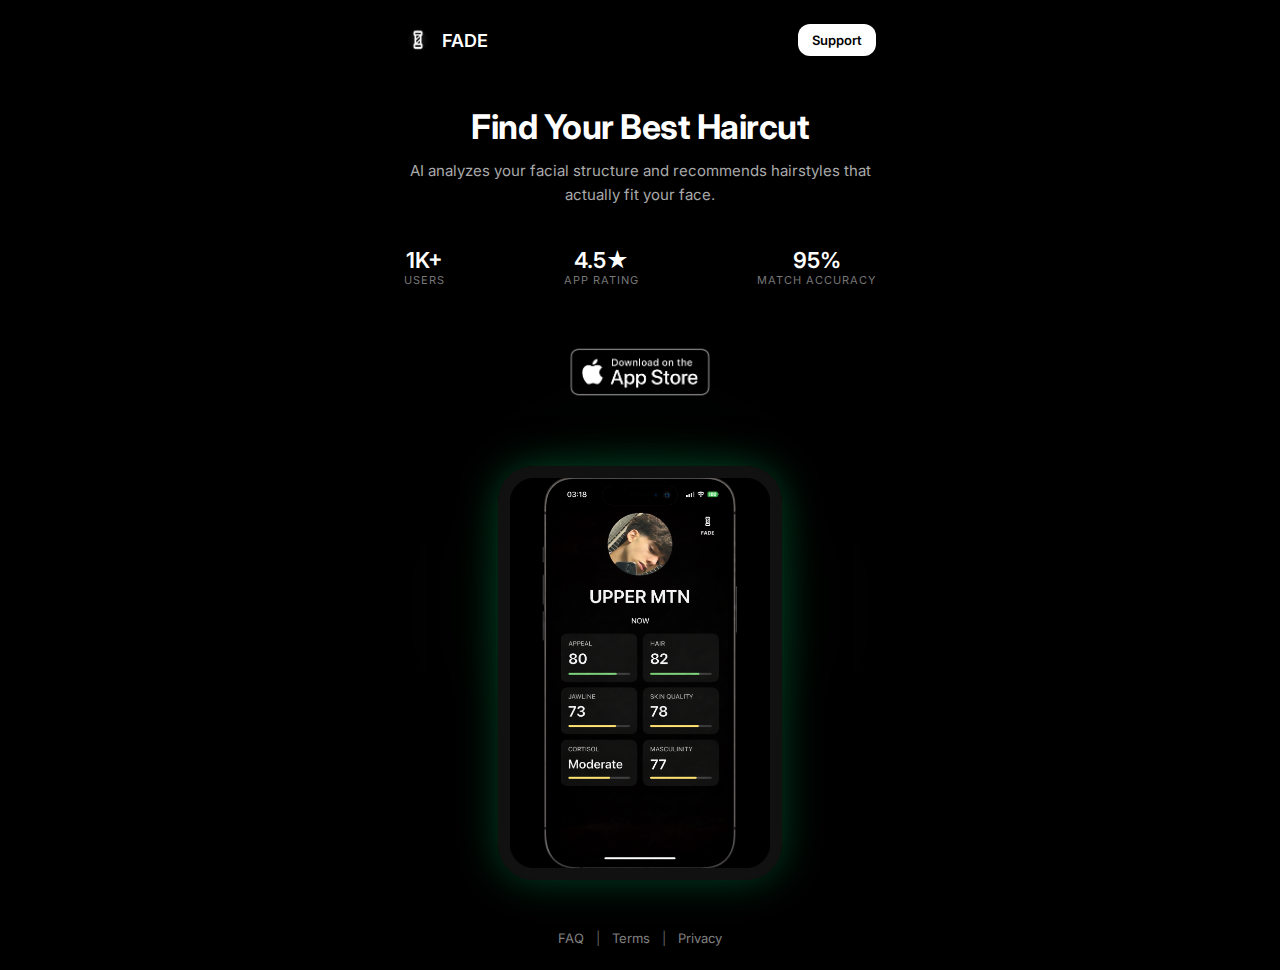
<file: index.html>
<!DOCTYPE html>
<html lang="en">
<head>
<meta charset="UTF-8">
<meta name="viewport" content="width=device-width, initial-scale=1.0">

<title>FADE - AI Hair Analysis</title>

<!-- FONT -->
<link href="https://fonts.googleapis.com/css2?family=Inter:wght@300;400;500;600;700&display=swap" rel="stylesheet">

<link rel="icon" href="ChatGPT Image Nov 7, 2025 at 07_51_14 PM copy 4.png">

<style>

/* RESET */
* {
    margin: 0;
    padding: 0;
    box-sizing: border-box;
}

/* BODY */
body {
    background: #000;
    color: white;
    font-family: 'Inter', -apple-system, sans-serif;
    -webkit-font-smoothing: antialiased;
}

/* WRAPPER */
.wrapper {
    max-width: 520px;
    margin: 0 auto;
    padding: 24px;
}

/* NAV */
.nav {
    display: flex;
    justify-content: space-between;
    align-items: center;
}

.nav-left {
    display: flex;
    align-items: center;
    gap: 10px;
}

.nav img {
    width: 28px;
    height: 28px;
    border-radius: 8px;
}

.nav h2 {
    font-size: 18px;
    font-weight: 600;
}

/* BUTTON */
.support-btn {
    background: #fff;
    color: #000;
    padding: 8px 14px;
    border-radius: 12px;
    text-decoration: none;
    font-size: 13px;
    font-weight: 600;
    transition: all 0.2s ease;
}

.support-btn:hover {
    transform: translateY(-2px);
    box-shadow: 0 8px 20px rgba(255,255,255,0.15);
}

/* HERO */
.hero {
    text-align: center;
    margin-top: 50px;
}

.hero h1 {
    font-size: 34px;
    font-weight: 700;
    letter-spacing: -0.5px;
}

.hero p {
    font-size: 15px;
    color: #aaa;
    margin-top: 12px;
    line-height: 1.6;
}

/* STATS */
.stats {
    display: flex;
    justify-content: space-between;
    margin-top: 40px;
    text-align: center;
}

.stats h1 {
    font-size: 22px;
    font-weight: 600;
}

.stats p {
    font-size: 11px;
    color: #777;
    letter-spacing: 1px;
}

/* DOWNLOAD */
.download {
    text-align: center;
    margin: 25px 0;
}

.appstore-btn img {
    width: 180px;
    transition: transform 0.2s ease;
}

.appstore-btn img:hover {
    transform: scale(1.05);
}

/* MOCKUP SECTION */
.mockup {
    display: flex;
    justify-content: center;
    margin-top: 30px;
    position: relative;
}

/* GLOW */
.mockup::before {
    content: "";
    position: absolute;
    width: 280px;
    height: 280px;
    background: radial-gradient(circle, rgba(0,255,140,0.35), transparent 70%);
    filter: blur(60px);
    z-index: 0;
}

/* PHONE FRAME */
.phone {
    position: relative;
    border-radius: 36px;
    overflow: hidden;
    border: 12px solid #111;
    box-shadow: 
        0 0 40px rgba(0,255,140,0.25),
        0 20px 60px rgba(0,0,0,0.6);
    z-index: 2;
}

/* IMAGE INSIDE */
.phone img {
    width: 100%;
    max-width: 260px;
    display: block;

    /* THIS FIXES YOUR "ROUGH" LOOK */
    image-rendering: auto;
    filter: contrast(1.02) saturate(1.05);

    transition: transform 0.4s ease;
}

.phone:hover img {
    transform: scale(1.03);
}

/* FOOTER */
footer {
    text-align: center;
    margin-top: 50px;
    font-size: 13px;
    color: #666;
}

footer a {
    color: #888;
    text-decoration: none;
    margin: 0 8px;
}

footer a:hover {
    color: white;
}

/* MOBILE */
@media (max-width: 480px) {

    .hero h1 {
        font-size: 28px;
    }

    .phone img {
        max-width: 230px;
    }
}

</style>

</head>

<body>

<div class="wrapper">

<!-- NAV -->
<div class="nav">
    <div class="nav-left">
        <img src="ChatGPT Image Nov 7, 2025 at 07_51_14 PM copy 4.png">
        <h2>FADE</h2>
    </div>

    <a href="support.html" class="support-btn">Support</a>
</div>

<!-- HERO -->
<div class="hero">
    <h1>Find Your Best Haircut</h1>
    <p>AI analyzes your facial structure and recommends hairstyles that actually fit your face.</p>
</div>

<!-- STATS -->
<div class="stats">
    <div>
        <h1>1K+</h1>
        <p>USERS</p>
    </div>
    <div>
        <h1>4.5★</h1>
        <p>APP RATING</p>
    </div>
    <div>
        <h1>95%</h1>
        <p>MATCH ACCURACY</p>
    </div>
</div>

<!-- DOWNLOAD -->
<div class="download">
    <a href="https://apps.apple.com/us/app/fade-ai-improve-your-looks/id6759229605" target="_blank" class="appstore-btn">
        <img src="toppng.com-app-store-official-download-badge-png-2970x1980.png">
    </a>
</div>

<!-- PHONE MOCKUP -->
<div class="mockup">
    <div class="phone">
        <img src="ChatGPT Image Apr 8, 2026 at 11_22_54 AM.png">
    </div>
</div>

<!-- FOOTER -->
<footer>
    <a href="/faq">FAQ</a> |
    <a href="/terms">Terms</a> |
    <a href="/privacy">Privacy</a>
</footer>

</div>

</body>
</html>
</file>
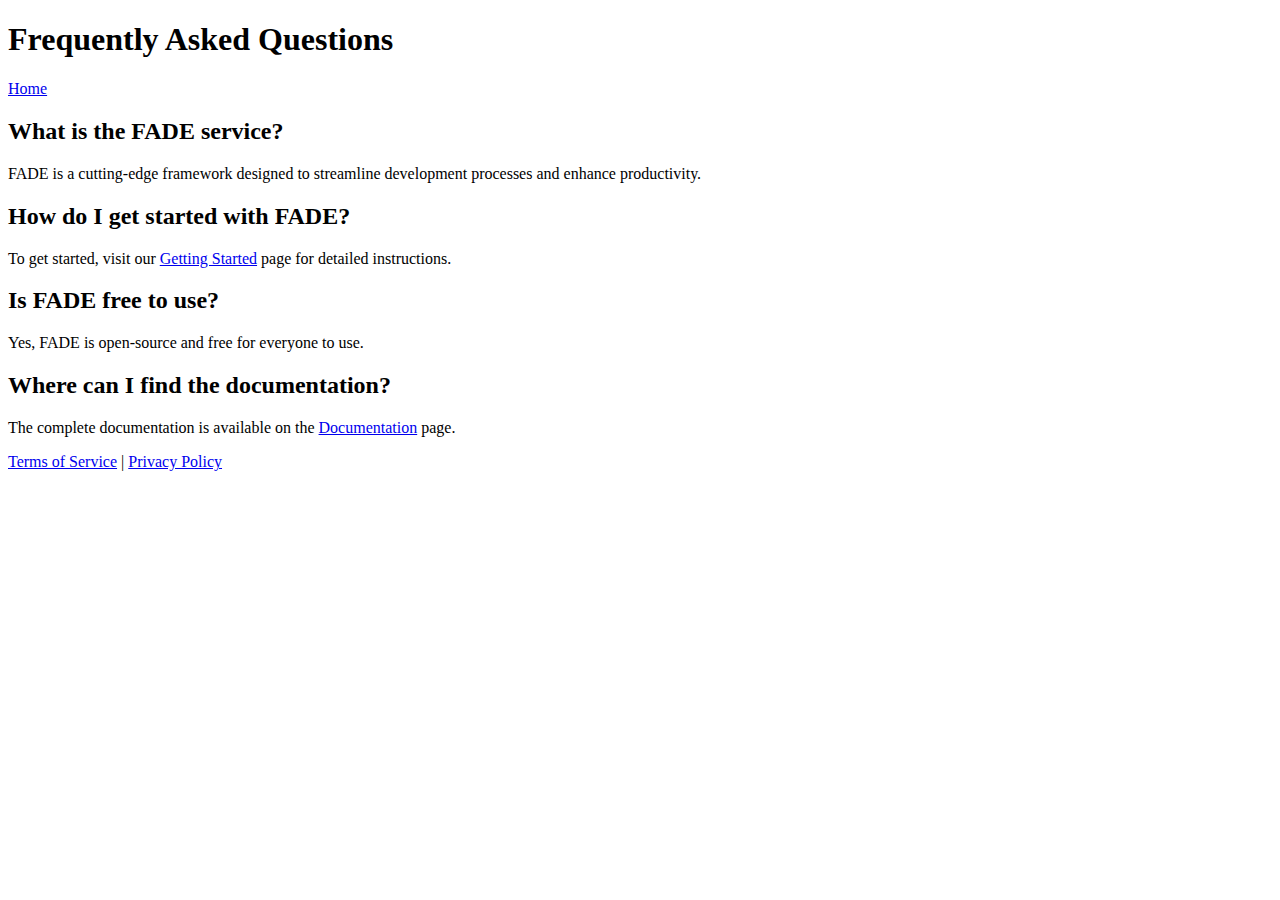
<file: faq.html>
<!DOCTYPE html>
<html lang="en">
<head>
    <meta charset="UTF-8">
    <meta name="viewport" content="width=device-width, initial-scale=1.0">
    <title>FAQ - FADE Service</title>
    <link rel="icon" type="ChatGPT Image Nov 7, 2025 at 07_51_14 PM copy 4.png">
</head>
<body>
    <header>
        <h1>Frequently Asked Questions</h1>
        <nav>
            <a href="/index.html">Home</a>
        </nav>
    </header>
    <main>
        <section>
            <h2>What is the FADE service?</h2>
            <p>FADE is a cutting-edge framework designed to streamline development processes and enhance productivity.</p>

            <h2>How do I get started with FADE?</h2>
            <p>To get started, visit our <a href="/getting-started.html">Getting Started</a> page for detailed instructions.</p>

            <h2>Is FADE free to use?</h2>
            <p>Yes, FADE is open-source and free for everyone to use.</p>

            <h2>Where can I find the documentation?</h2>
            <p>The complete documentation is available on the <a href="/docs.html">Documentation</a> page.</p>
        </section>
    </main>
    <footer>
        <p>
            <a href="/terms.html">Terms of Service</a> | 
            <a href="/privacy.html">Privacy Policy</a>
        </p>
    </footer>
</body>
</html>
</file>
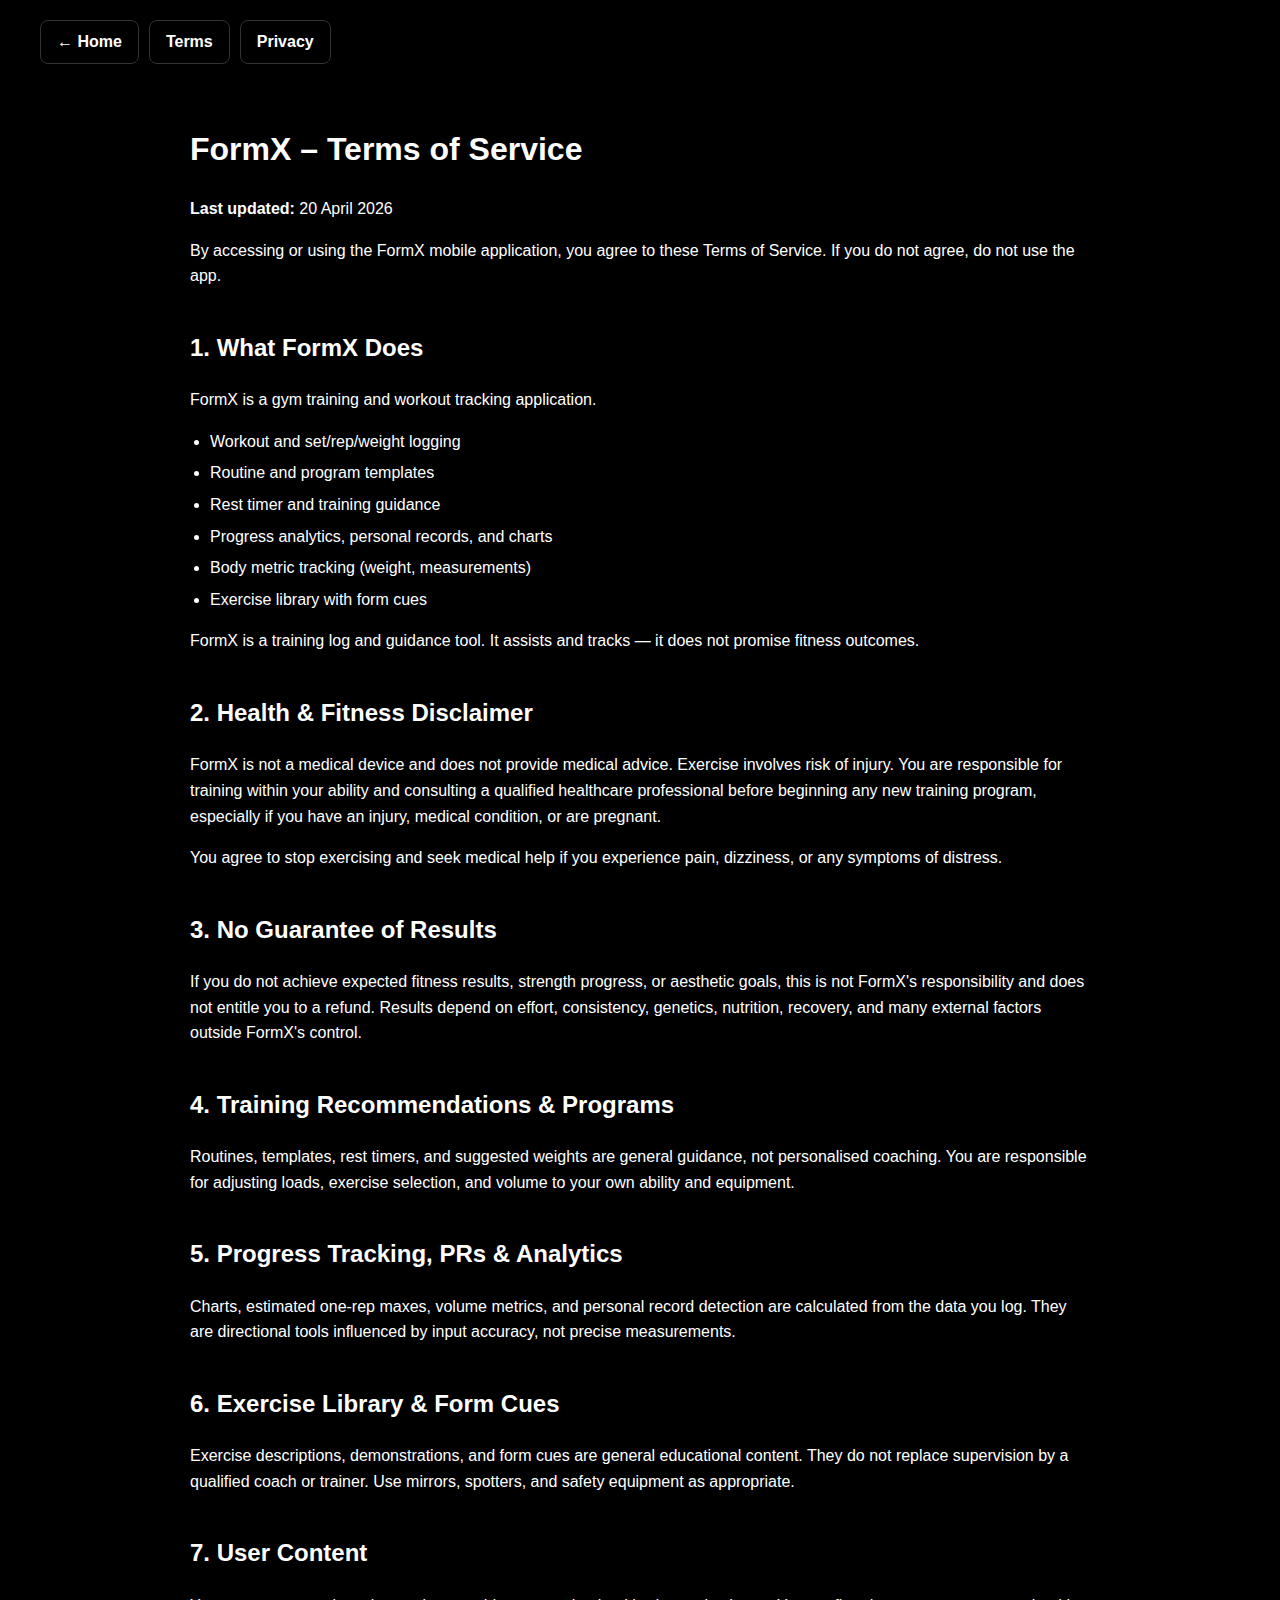
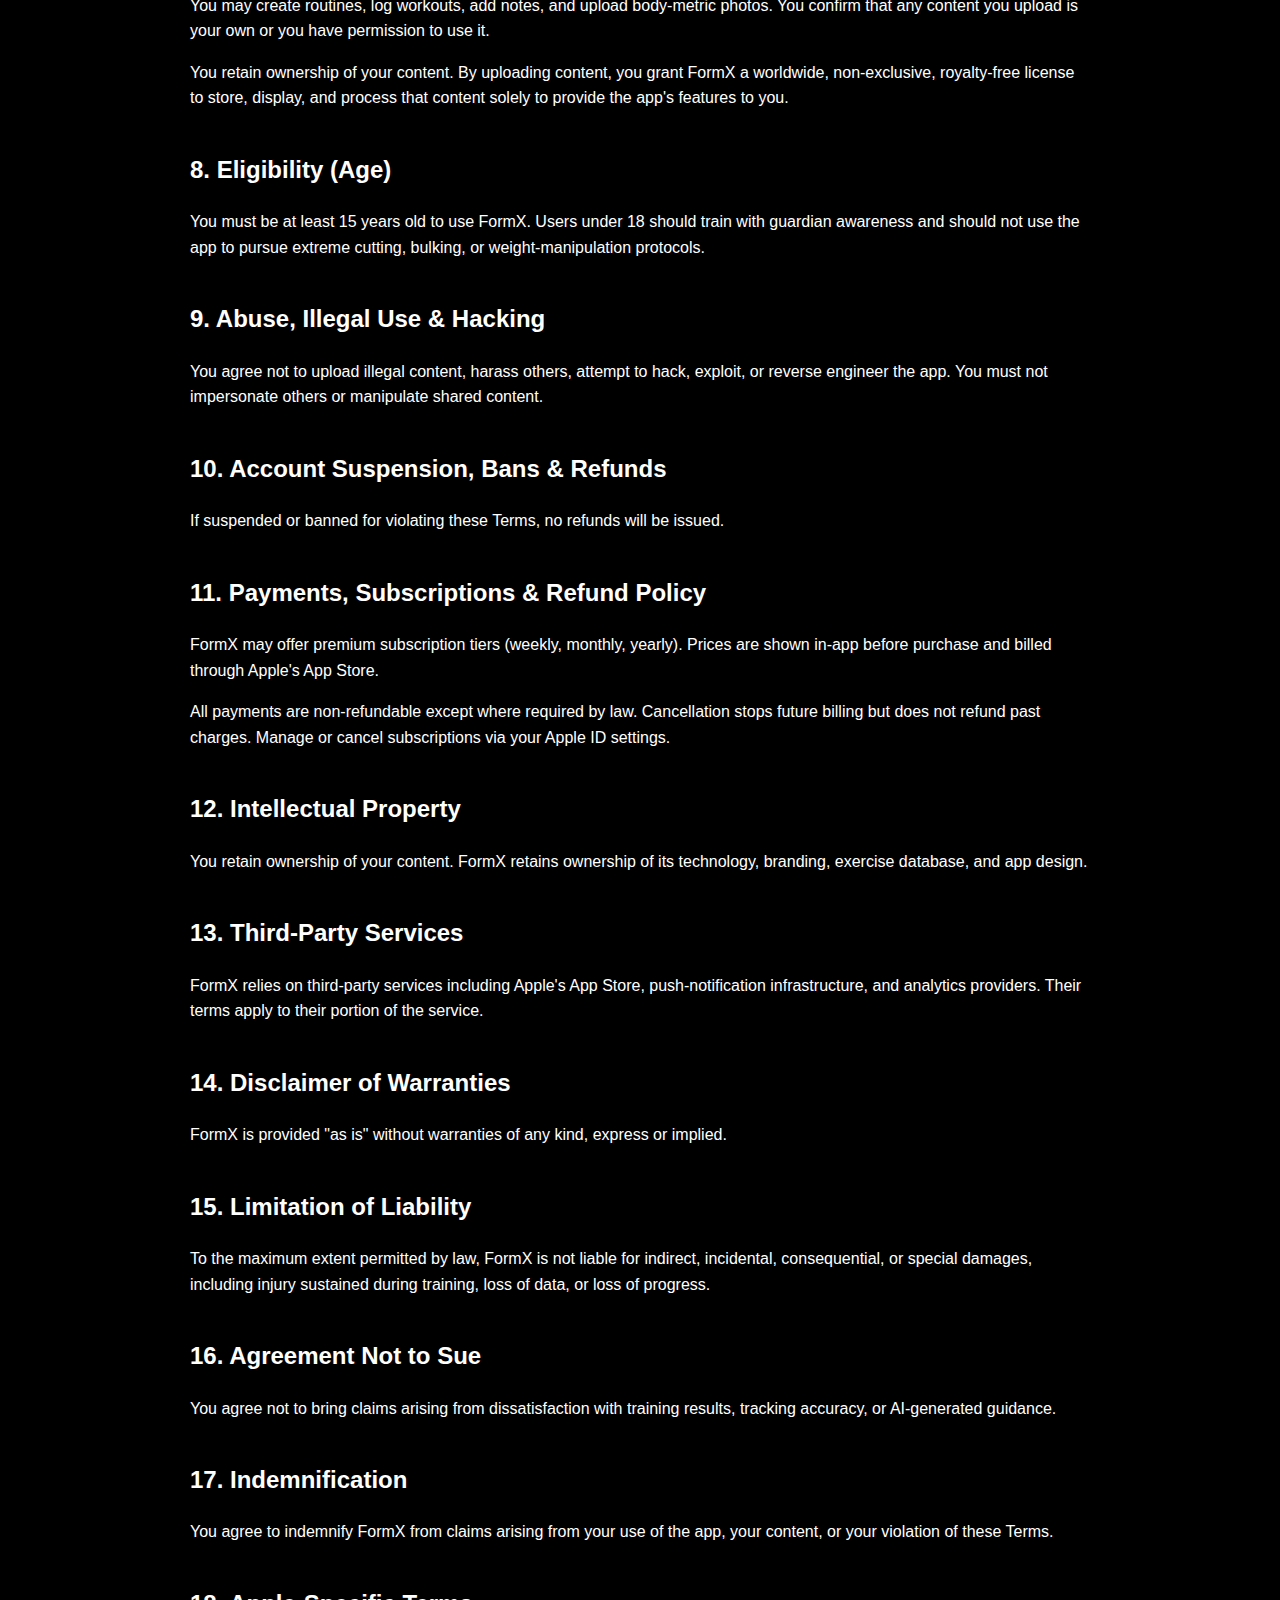
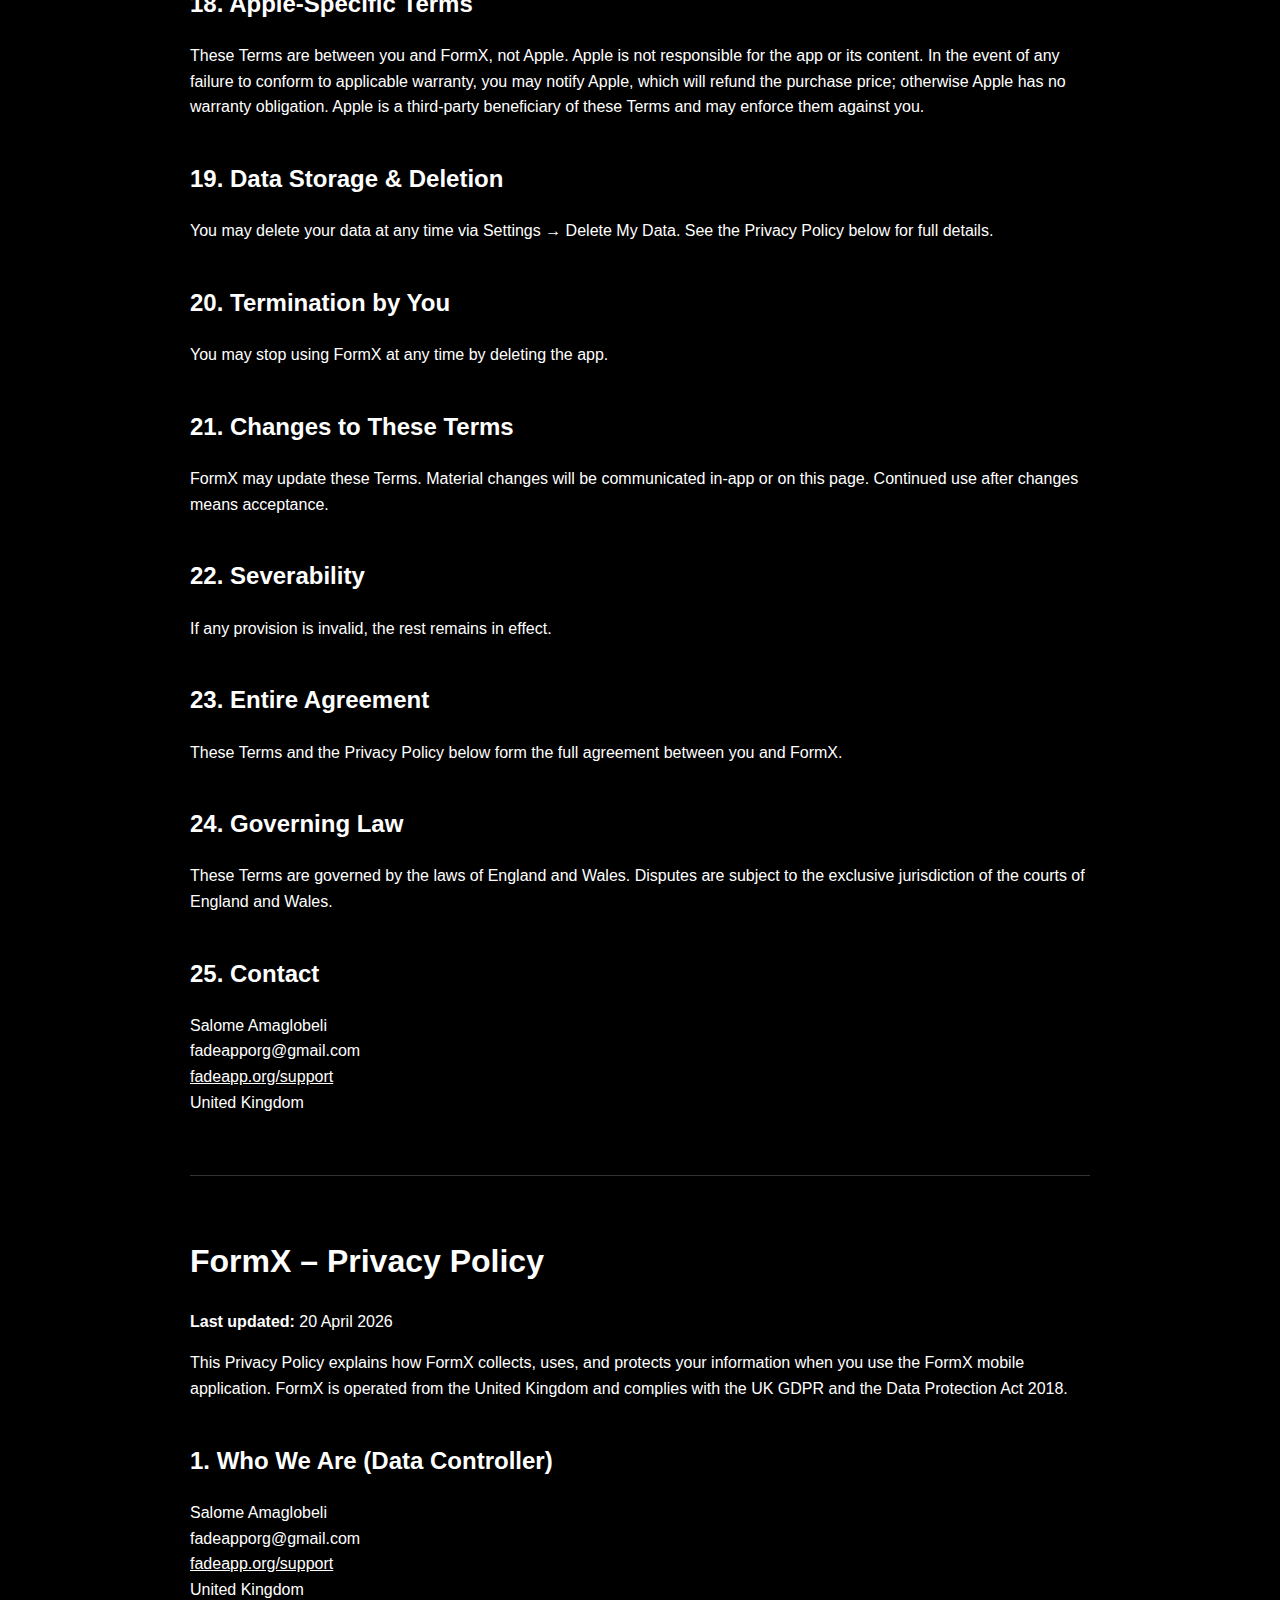
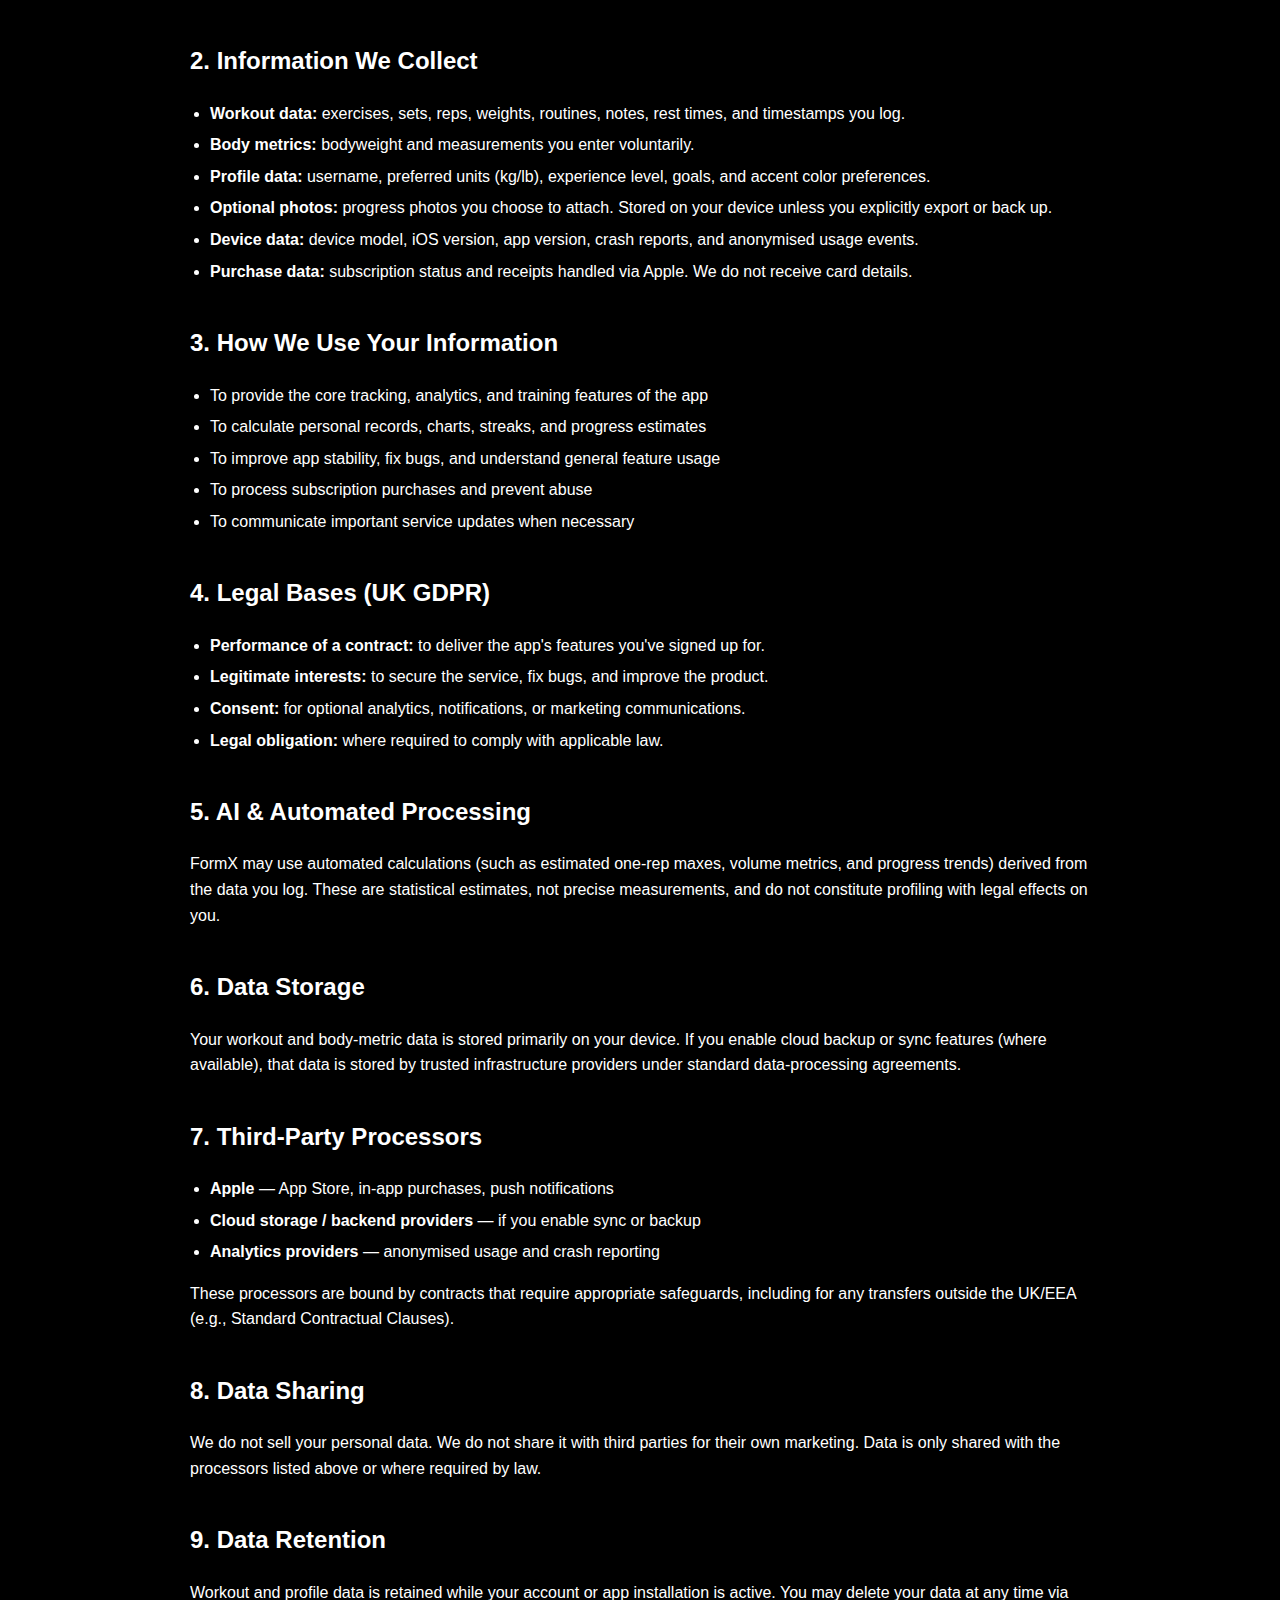
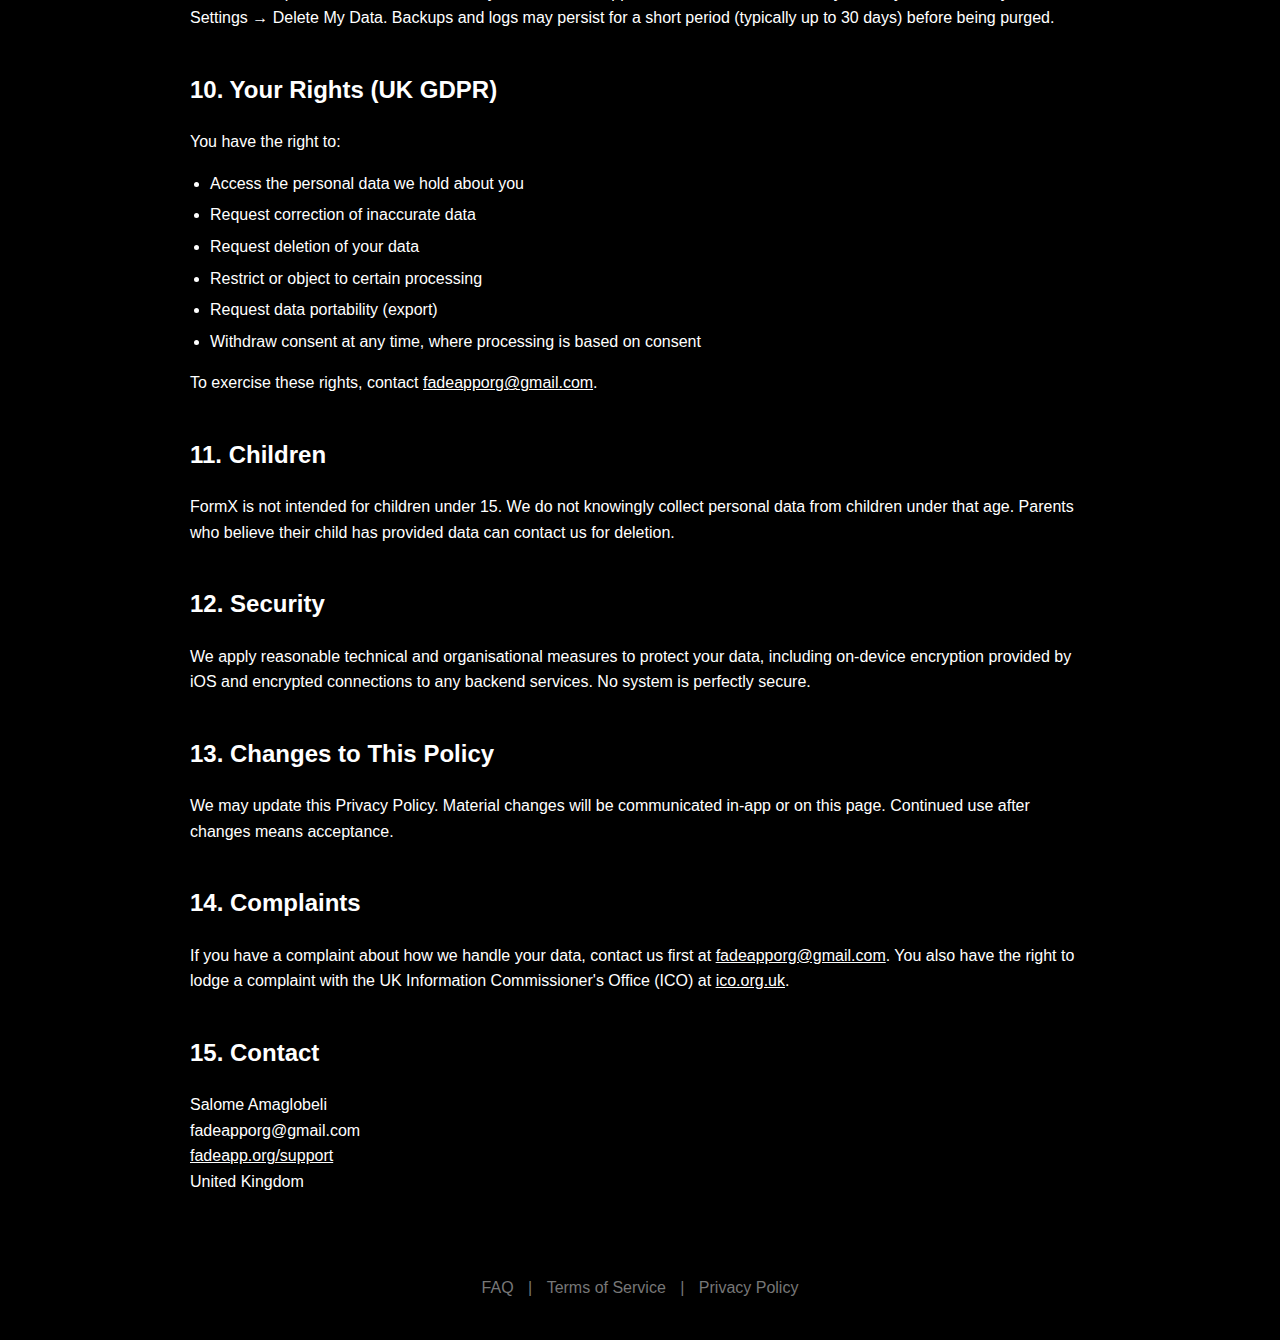
<file: formx-legal.html>
<!DOCTYPE html>
<html lang="en">
<head>
<meta charset="UTF-8">
<meta name="viewport" content="width=device-width, initial-scale=1.0">
<title>FormX – Terms of Service & Privacy Policy</title>

<style>
body {
    background-color: #000;
    color: #fff;
    font-family: -apple-system, BlinkMacSystemFont, sans-serif;
    margin: 0;
    padding: 0;
    line-height: 1.6;
}

header {
    padding: 20px 40px;
    display: flex;
    gap: 10px;
    flex-wrap: wrap;
}

.home-button, .nav-button {
    color: white;
    text-decoration: none;
    font-weight: 600;
    border: 1px solid #333;
    padding: 8px 16px;
    border-radius: 8px;
}

main {
    max-width: 900px;
    margin: 40px auto;
    padding: 0 20px;
}

h1, h2, h3 {
    margin-top: 40px;
}

h1 {
    margin-top: 0;
}

ul {
    padding-left: 20px;
}

li {
    margin-bottom: 6px;
}

hr.section-divider {
    border: 0;
    border-top: 1px solid #333;
    margin: 60px 0;
}

footer {
    text-align: center;
    padding: 40px 20px;
    color: #777;
}

footer a {
    color: #777;
    text-decoration: none;
    margin: 0 10px;
}
</style>
<link rel="icon" type="image/png" href="ChatGPT Image Nov 7, 2025 at 07_51_14 PM copy 4.png">
</head>

<body>

<header>
    <a href="/index.html" class="home-button">← Home</a>
    <a href="#terms" class="nav-button">Terms</a>
    <a href="#privacy" class="nav-button">Privacy</a>
</header>

<main>

<!-- ============================= -->
<!-- TERMS OF SERVICE -->
<!-- ============================= -->
<article id="terms">

<h1>FormX – Terms of Service</h1>
<p><strong>Last updated:</strong> 20 April 2026</p>
<p>By accessing or using the FormX mobile application, you agree to these Terms of Service. If you do not agree, do not use the app.</p>

<h2>1. What FormX Does</h2>
<p>FormX is a gym training and workout tracking application.</p>
<ul>
<li>Workout and set/rep/weight logging</li>
<li>Routine and program templates</li>
<li>Rest timer and training guidance</li>
<li>Progress analytics, personal records, and charts</li>
<li>Body metric tracking (weight, measurements)</li>
<li>Exercise library with form cues</li>
</ul>
<p>FormX is a training log and guidance tool. It assists and tracks — it does not promise fitness outcomes.</p>

<h2>2. Health & Fitness Disclaimer</h2>
<p>FormX is not a medical device and does not provide medical advice. Exercise involves risk of injury. You are responsible for training within your ability and consulting a qualified healthcare professional before beginning any new training program, especially if you have an injury, medical condition, or are pregnant.</p>
<p>You agree to stop exercising and seek medical help if you experience pain, dizziness, or any symptoms of distress.</p>

<h2>3. No Guarantee of Results</h2>
<p>If you do not achieve expected fitness results, strength progress, or aesthetic goals, this is not FormX's responsibility and does not entitle you to a refund. Results depend on effort, consistency, genetics, nutrition, recovery, and many external factors outside FormX's control.</p>

<h2>4. Training Recommendations & Programs</h2>
<p>Routines, templates, rest timers, and suggested weights are general guidance, not personalised coaching. You are responsible for adjusting loads, exercise selection, and volume to your own ability and equipment.</p>

<h2>5. Progress Tracking, PRs & Analytics</h2>
<p>Charts, estimated one-rep maxes, volume metrics, and personal record detection are calculated from the data you log. They are directional tools influenced by input accuracy, not precise measurements.</p>

<h2>6. Exercise Library & Form Cues</h2>
<p>Exercise descriptions, demonstrations, and form cues are general educational content. They do not replace supervision by a qualified coach or trainer. Use mirrors, spotters, and safety equipment as appropriate.</p>

<h2>7. User Content</h2>
<p>You may create routines, log workouts, add notes, and upload body-metric photos. You confirm that any content you upload is your own or you have permission to use it.</p>
<p>You retain ownership of your content. By uploading content, you grant FormX a worldwide, non-exclusive, royalty-free license to store, display, and process that content solely to provide the app's features to you.</p>

<h2>8. Eligibility (Age)</h2>
<p>You must be at least 15 years old to use FormX. Users under 18 should train with guardian awareness and should not use the app to pursue extreme cutting, bulking, or weight-manipulation protocols.</p>

<h2>9. Abuse, Illegal Use & Hacking</h2>
<p>You agree not to upload illegal content, harass others, attempt to hack, exploit, or reverse engineer the app. You must not impersonate others or manipulate shared content.</p>

<h2>10. Account Suspension, Bans & Refunds</h2>
<p>If suspended or banned for violating these Terms, no refunds will be issued.</p>

<h2>11. Payments, Subscriptions & Refund Policy</h2>
<p>FormX may offer premium subscription tiers (weekly, monthly, yearly). Prices are shown in-app before purchase and billed through Apple's App Store.</p>
<p>All payments are non-refundable except where required by law. Cancellation stops future billing but does not refund past charges. Manage or cancel subscriptions via your Apple ID settings.</p>

<h2>12. Intellectual Property</h2>
<p>You retain ownership of your content. FormX retains ownership of its technology, branding, exercise database, and app design.</p>

<h2>13. Third-Party Services</h2>
<p>FormX relies on third-party services including Apple's App Store, push-notification infrastructure, and analytics providers. Their terms apply to their portion of the service.</p>

<h2>14. Disclaimer of Warranties</h2>
<p>FormX is provided "as is" without warranties of any kind, express or implied.</p>

<h2>15. Limitation of Liability</h2>
<p>To the maximum extent permitted by law, FormX is not liable for indirect, incidental, consequential, or special damages, including injury sustained during training, loss of data, or loss of progress.</p>

<h2>16. Agreement Not to Sue</h2>
<p>You agree not to bring claims arising from dissatisfaction with training results, tracking accuracy, or AI-generated guidance.</p>

<h2>17. Indemnification</h2>
<p>You agree to indemnify FormX from claims arising from your use of the app, your content, or your violation of these Terms.</p>

<h2>18. Apple-Specific Terms</h2>
<p>These Terms are between you and FormX, not Apple. Apple is not responsible for the app or its content. In the event of any failure to conform to applicable warranty, you may notify Apple, which will refund the purchase price; otherwise Apple has no warranty obligation. Apple is a third-party beneficiary of these Terms and may enforce them against you.</p>

<h2>19. Data Storage & Deletion</h2>
<p>You may delete your data at any time via Settings → Delete My Data. See the Privacy Policy below for full details.</p>

<h2>20. Termination by You</h2>
<p>You may stop using FormX at any time by deleting the app.</p>

<h2>21. Changes to These Terms</h2>
<p>FormX may update these Terms. Material changes will be communicated in-app or on this page. Continued use after changes means acceptance.</p>

<h2>22. Severability</h2>
<p>If any provision is invalid, the rest remains in effect.</p>

<h2>23. Entire Agreement</h2>
<p>These Terms and the Privacy Policy below form the full agreement between you and FormX.</p>

<h2>24. Governing Law</h2>
<p>These Terms are governed by the laws of England and Wales. Disputes are subject to the exclusive jurisdiction of the courts of England and Wales.</p>

<h2>25. Contact</h2>
<p>
Salome Amaglobeli<br>
fadeapporg@gmail.com<br>
<a href="https://fadeapp.org/support" style="color:#fff;">fadeapp.org/support</a><br>
United Kingdom
</p>

</article>

<hr class="section-divider">

<!-- ============================= -->
<!-- PRIVACY POLICY -->
<!-- ============================= -->
<article id="privacy">

<h1>FormX – Privacy Policy</h1>
<p><strong>Last updated:</strong> 20 April 2026</p>
<p>This Privacy Policy explains how FormX collects, uses, and protects your information when you use the FormX mobile application. FormX is operated from the United Kingdom and complies with the UK GDPR and the Data Protection Act 2018.</p>

<h2>1. Who We Are (Data Controller)</h2>
<p>
Salome Amaglobeli<br>
fadeapporg@gmail.com<br>
<a href="https://fadeapp.org/support" style="color:#fff;">fadeapp.org/support</a><br>
United Kingdom
</p>

<h2>2. Information We Collect</h2>
<ul>
<li><strong>Workout data:</strong> exercises, sets, reps, weights, routines, notes, rest times, and timestamps you log.</li>
<li><strong>Body metrics:</strong> bodyweight and measurements you enter voluntarily.</li>
<li><strong>Profile data:</strong> username, preferred units (kg/lb), experience level, goals, and accent color preferences.</li>
<li><strong>Optional photos:</strong> progress photos you choose to attach. Stored on your device unless you explicitly export or back up.</li>
<li><strong>Device data:</strong> device model, iOS version, app version, crash reports, and anonymised usage events.</li>
<li><strong>Purchase data:</strong> subscription status and receipts handled via Apple. We do not receive card details.</li>
</ul>

<h2>3. How We Use Your Information</h2>
<ul>
<li>To provide the core tracking, analytics, and training features of the app</li>
<li>To calculate personal records, charts, streaks, and progress estimates</li>
<li>To improve app stability, fix bugs, and understand general feature usage</li>
<li>To process subscription purchases and prevent abuse</li>
<li>To communicate important service updates when necessary</li>
</ul>

<h2>4. Legal Bases (UK GDPR)</h2>
<ul>
<li><strong>Performance of a contract:</strong> to deliver the app's features you've signed up for.</li>
<li><strong>Legitimate interests:</strong> to secure the service, fix bugs, and improve the product.</li>
<li><strong>Consent:</strong> for optional analytics, notifications, or marketing communications.</li>
<li><strong>Legal obligation:</strong> where required to comply with applicable law.</li>
</ul>

<h2>5. AI & Automated Processing</h2>
<p>FormX may use automated calculations (such as estimated one-rep maxes, volume metrics, and progress trends) derived from the data you log. These are statistical estimates, not precise measurements, and do not constitute profiling with legal effects on you.</p>

<h2>6. Data Storage</h2>
<p>Your workout and body-metric data is stored primarily on your device. If you enable cloud backup or sync features (where available), that data is stored by trusted infrastructure providers under standard data-processing agreements.</p>

<h2>7. Third-Party Processors</h2>
<ul>
<li><strong>Apple</strong> — App Store, in-app purchases, push notifications</li>
<li><strong>Cloud storage / backend providers</strong> — if you enable sync or backup</li>
<li><strong>Analytics providers</strong> — anonymised usage and crash reporting</li>
</ul>
<p>These processors are bound by contracts that require appropriate safeguards, including for any transfers outside the UK/EEA (e.g., Standard Contractual Clauses).</p>

<h2>8. Data Sharing</h2>
<p>We do not sell your personal data. We do not share it with third parties for their own marketing. Data is only shared with the processors listed above or where required by law.</p>

<h2>9. Data Retention</h2>
<p>Workout and profile data is retained while your account or app installation is active. You may delete your data at any time via Settings → Delete My Data. Backups and logs may persist for a short period (typically up to 30 days) before being purged.</p>

<h2>10. Your Rights (UK GDPR)</h2>
<p>You have the right to:</p>
<ul>
<li>Access the personal data we hold about you</li>
<li>Request correction of inaccurate data</li>
<li>Request deletion of your data</li>
<li>Restrict or object to certain processing</li>
<li>Request data portability (export)</li>
<li>Withdraw consent at any time, where processing is based on consent</li>
</ul>
<p>To exercise these rights, contact <a href="mailto:fadeapporg@gmail.com" style="color:#fff;">fadeapporg@gmail.com</a>.</p>

<h2>11. Children</h2>
<p>FormX is not intended for children under 15. We do not knowingly collect personal data from children under that age. Parents who believe their child has provided data can contact us for deletion.</p>

<h2>12. Security</h2>
<p>We apply reasonable technical and organisational measures to protect your data, including on-device encryption provided by iOS and encrypted connections to any backend services. No system is perfectly secure.</p>

<h2>13. Changes to This Policy</h2>
<p>We may update this Privacy Policy. Material changes will be communicated in-app or on this page. Continued use after changes means acceptance.</p>

<h2>14. Complaints</h2>
<p>If you have a complaint about how we handle your data, contact us first at <a href="mailto:fadeapporg@gmail.com" style="color:#fff;">fadeapporg@gmail.com</a>. You also have the right to lodge a complaint with the UK Information Commissioner's Office (ICO) at <a href="https://ico.org.uk" style="color:#fff;">ico.org.uk</a>.</p>

<h2>15. Contact</h2>
<p>
Salome Amaglobeli<br>
fadeapporg@gmail.com<br>
<a href="https://fadeapp.org/support" style="color:#fff;">fadeapp.org/support</a><br>
United Kingdom
</p>

</article>

</main>

<footer>
<a href="/faq.html">FAQ</a> |
<a href="/legal.html#terms">Terms of Service</a> |
<a href="/legal.html#privacy">Privacy Policy</a>
</footer>

</body>
</html>
</file>
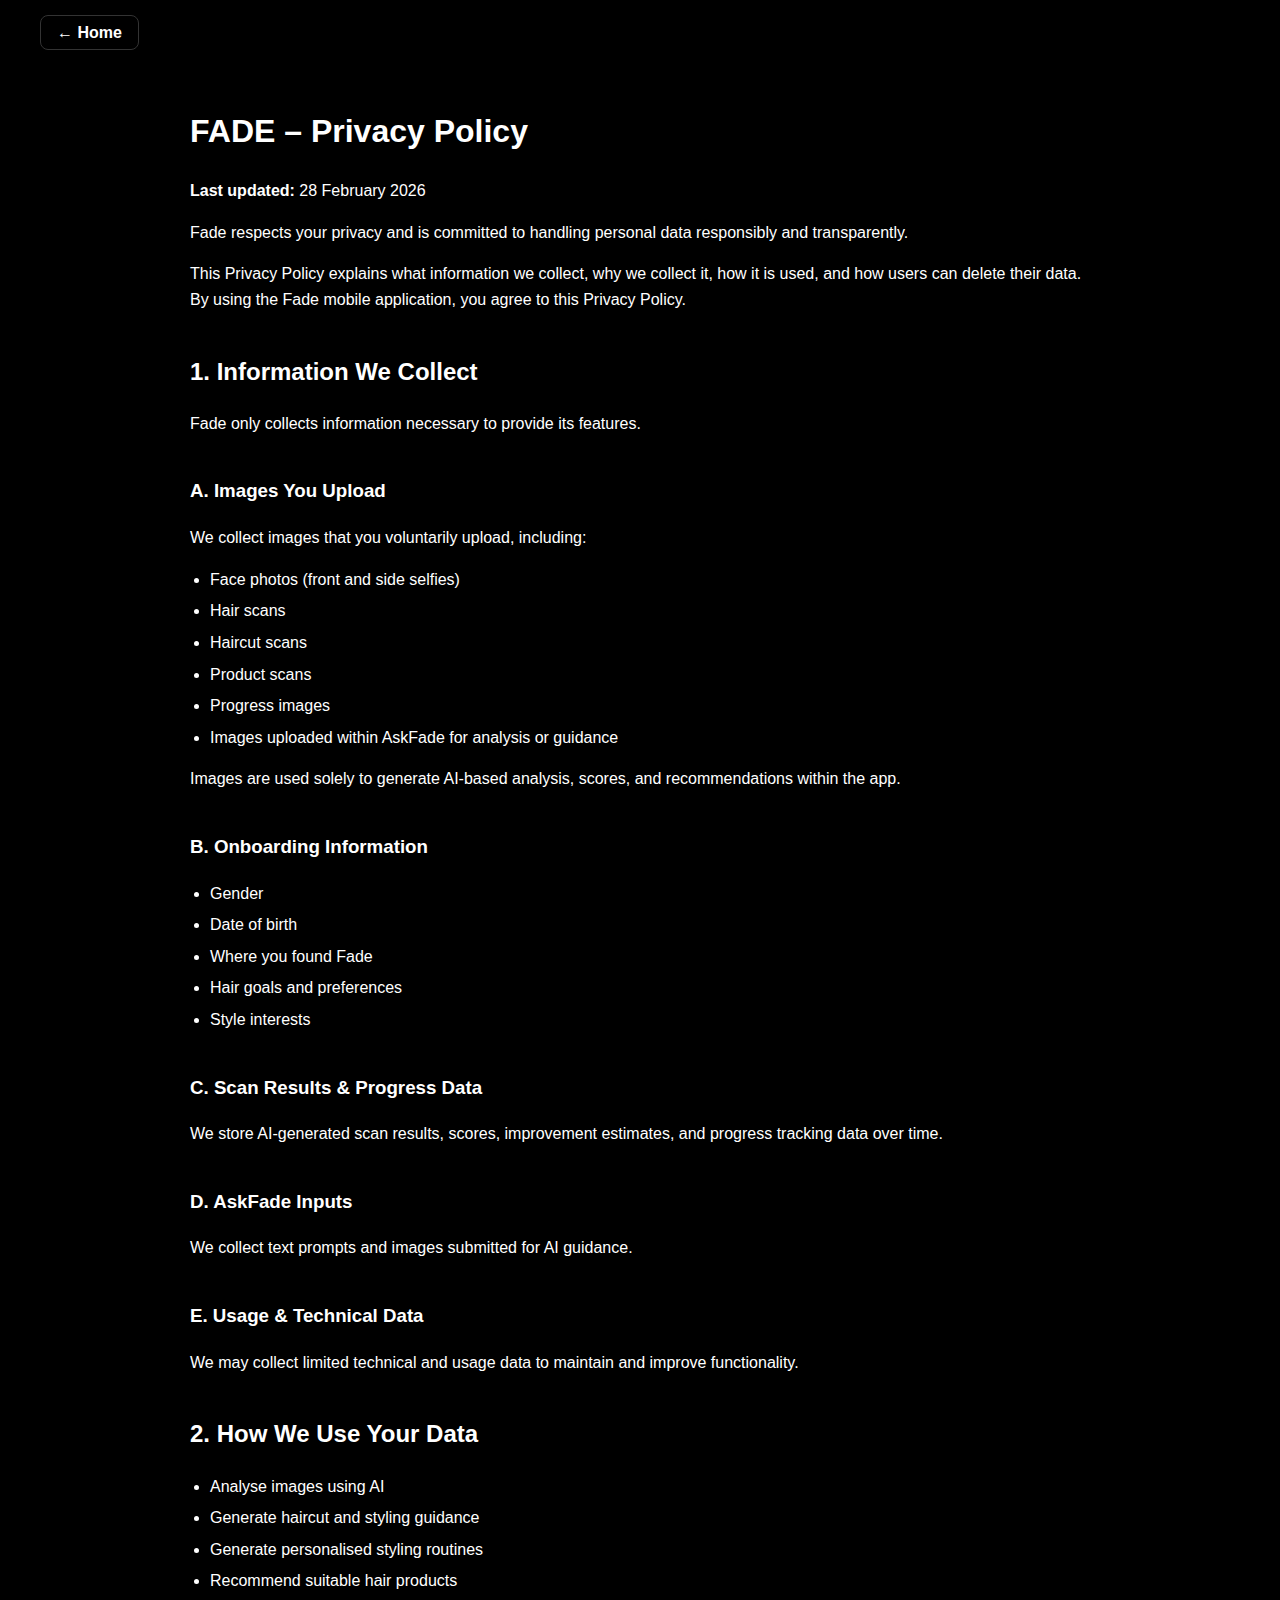
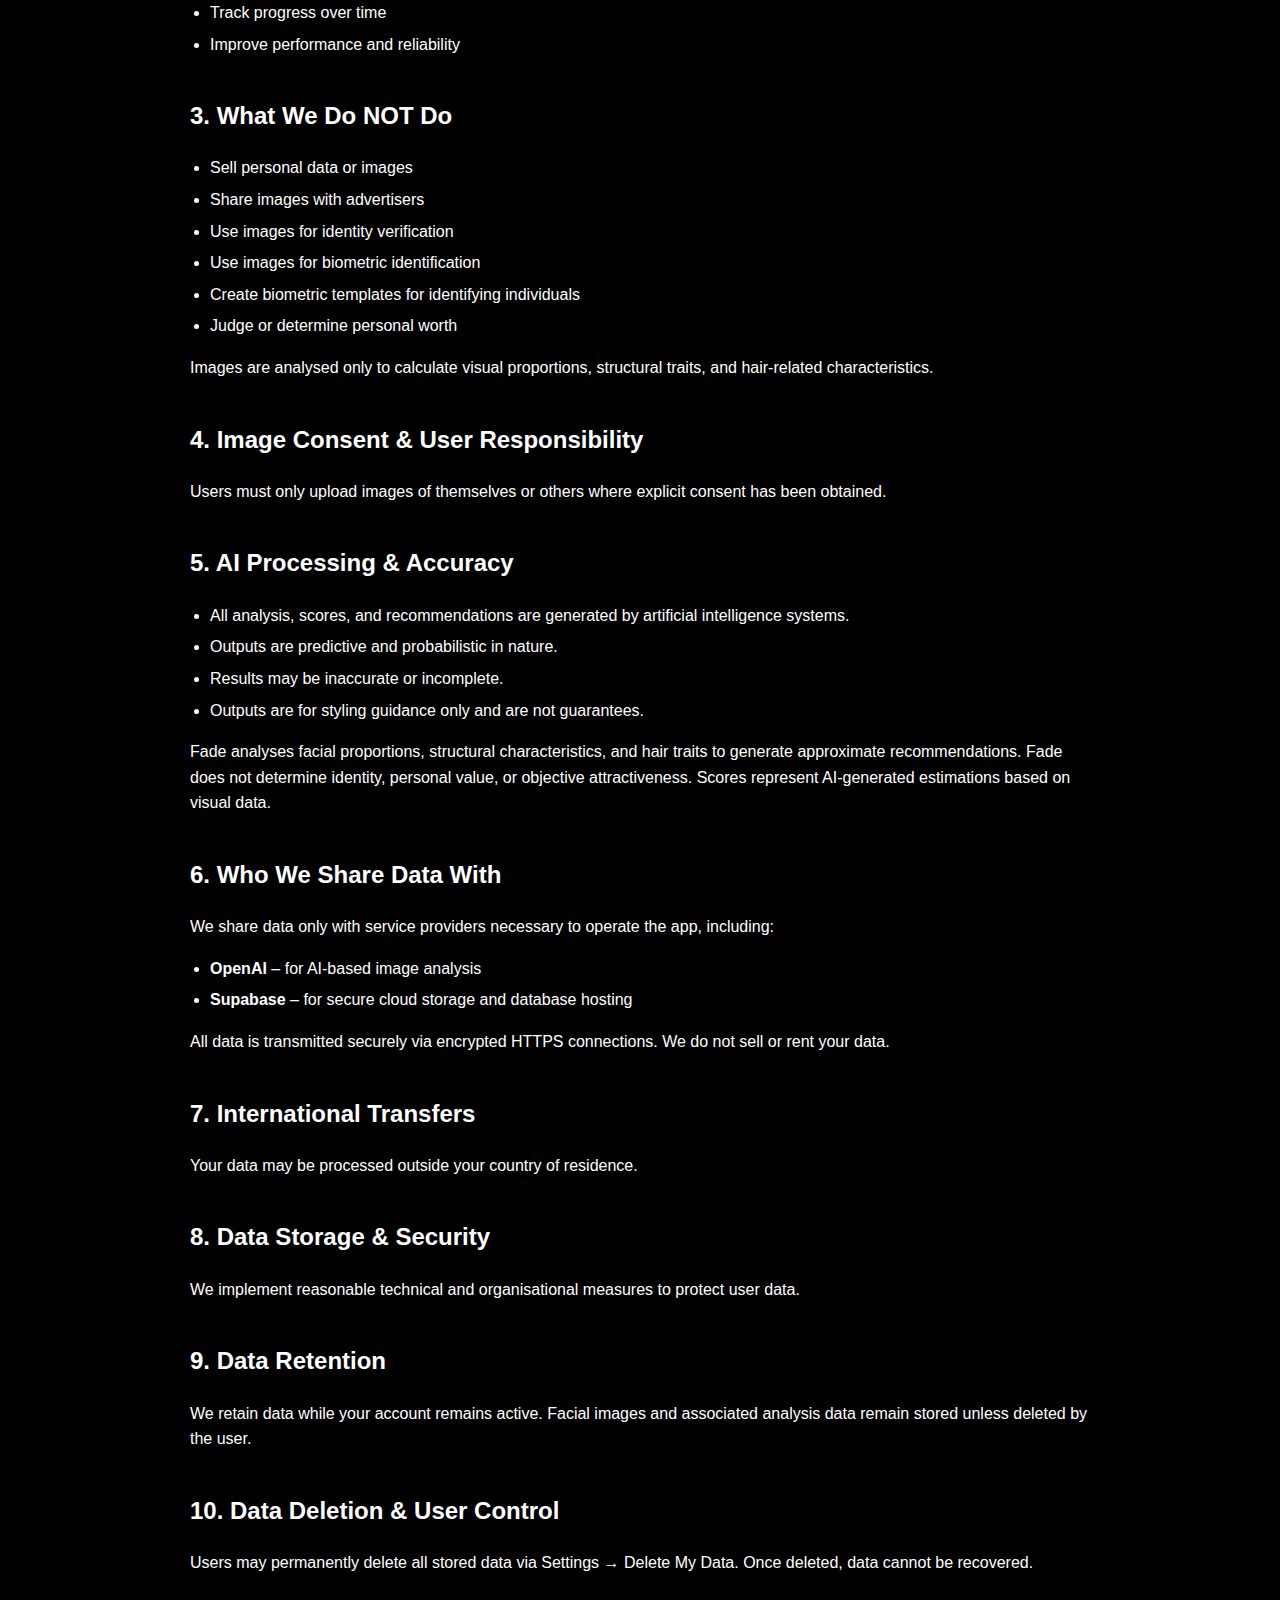
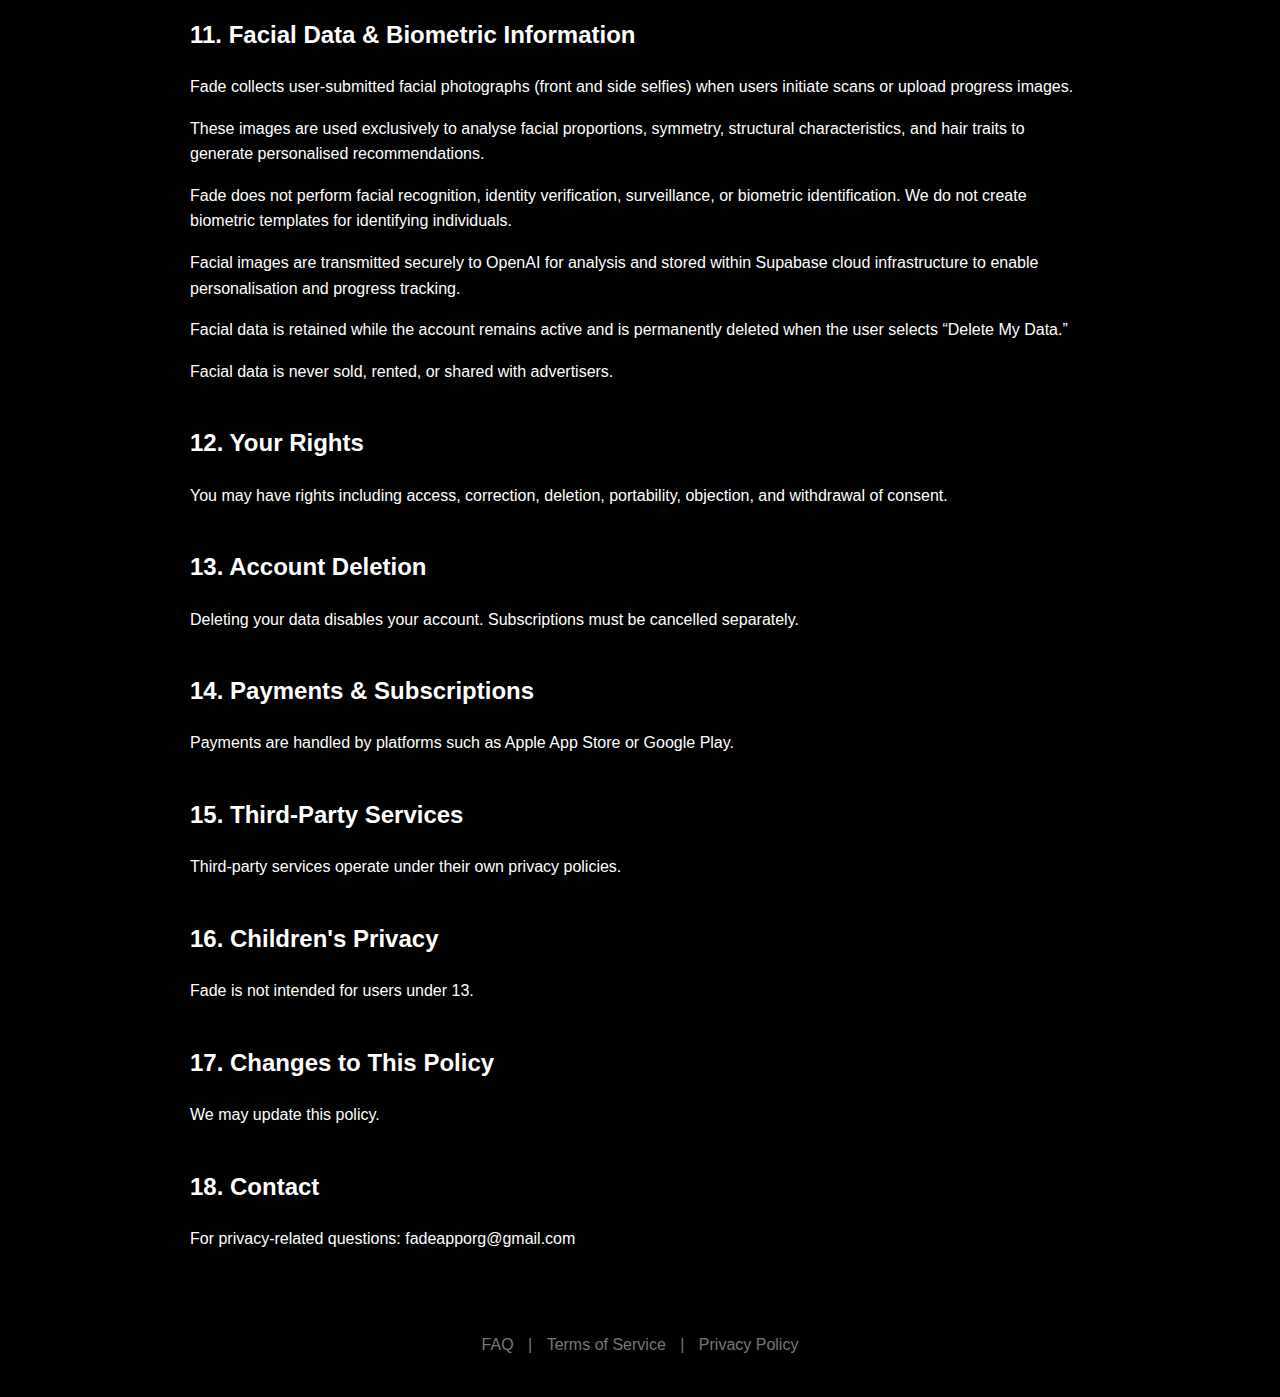
<file: privacy.html>
<!DOCTYPE html>
<html lang="en">
<head>
<meta charset="UTF-8">
<meta name="viewport" content="width=device-width, initial-scale=1.0">
<title>FADE – Privacy Policy</title>

<style>
body {
    background-color: #000;
    color: #fff;
    font-family: -apple-system, BlinkMacSystemFont, sans-serif;
    margin: 0;
    padding: 0;
    line-height: 1.6;
}

header {
    padding: 20px 40px;
}

.home-button {
    color: white;
    text-decoration: none;
    font-weight: 600;
    border: 1px solid #333;
    padding: 8px 16px;
    border-radius: 8px;
}

main {
    max-width: 900px;
    margin: 40px auto;
    padding: 0 20px;
}

h1, h2, h3 {
    margin-top: 40px;
}

h1 {
    margin-top: 0;
}

ul {
    padding-left: 20px;
}

li {
    margin-bottom: 6px;
}

footer {
    text-align: center;
    padding: 40px 20px;
    color: #777;
}

footer a {
    color: #777;
    text-decoration: none;
    margin: 0 10px;
}
</style>
<link rel="icon" type="image/png" href="ChatGPT Image Nov 7, 2025 at 07_51_14 PM copy 4.png">
</head>

<body>

<header>
    <a href="/index.html" class="home-button">← Home</a>
</header>

<main>

<h1>FADE – Privacy Policy</h1>
<p><strong>Last updated:</strong> 28 February 2026</p>

<p>Fade respects your privacy and is committed to handling personal data responsibly and transparently.</p>
<p>This Privacy Policy explains what information we collect, why we collect it, how it is used, and how users can delete their data. By using the Fade mobile application, you agree to this Privacy Policy.</p>

<h2>1. Information We Collect</h2>
<p>Fade only collects information necessary to provide its features.</p>

<h3>A. Images You Upload</h3>
<p>We collect images that you voluntarily upload, including:</p>
<ul>
<li>Face photos (front and side selfies)</li>
<li>Hair scans</li>
<li>Haircut scans</li>
<li>Product scans</li>
<li>Progress images</li>
<li>Images uploaded within AskFade for analysis or guidance</li>
</ul>
<p>Images are used solely to generate AI-based analysis, scores, and recommendations within the app.</p>

<h3>B. Onboarding Information</h3>
<ul>
<li>Gender</li>
<li>Date of birth</li>
<li>Where you found Fade</li>
<li>Hair goals and preferences</li>
<li>Style interests</li>
</ul>

<h3>C. Scan Results & Progress Data</h3>
<p>We store AI-generated scan results, scores, improvement estimates, and progress tracking data over time.</p>

<h3>D. AskFade Inputs</h3>
<p>We collect text prompts and images submitted for AI guidance.</p>

<h3>E. Usage & Technical Data</h3>
<p>We may collect limited technical and usage data to maintain and improve functionality.</p>

<h2>2. How We Use Your Data</h2>
<ul>
<li>Analyse images using AI</li>
<li>Generate haircut and styling guidance</li>
<li>Generate personalised styling routines</li>
<li>Recommend suitable hair products</li>
<li>Track progress over time</li>
<li>Improve performance and reliability</li>
</ul>

<h2>3. What We Do NOT Do</h2>
<ul>
<li>Sell personal data or images</li>
<li>Share images with advertisers</li>
<li>Use images for identity verification</li>
<li>Use images for biometric identification</li>
<li>Create biometric templates for identifying individuals</li>
<li>Judge or determine personal worth</li>
</ul>
<p>Images are analysed only to calculate visual proportions, structural traits, and hair-related characteristics.</p>

<h2>4. Image Consent & User Responsibility</h2>
<p>Users must only upload images of themselves or others where explicit consent has been obtained.</p>

<h2>5. AI Processing & Accuracy</h2>
<ul>
<li>All analysis, scores, and recommendations are generated by artificial intelligence systems.</li>
<li>Outputs are predictive and probabilistic in nature.</li>
<li>Results may be inaccurate or incomplete.</li>
<li>Outputs are for styling guidance only and are not guarantees.</li>
</ul>
<p>Fade analyses facial proportions, structural characteristics, and hair traits to generate approximate recommendations. Fade does not determine identity, personal value, or objective attractiveness. Scores represent AI-generated estimations based on visual data.</p>

<h2>6. Who We Share Data With</h2>
<p>We share data only with service providers necessary to operate the app, including:</p>
<ul>
<li><strong>OpenAI</strong> – for AI-based image analysis</li>
<li><strong>Supabase</strong> – for secure cloud storage and database hosting</li>
</ul>
<p>All data is transmitted securely via encrypted HTTPS connections. We do not sell or rent your data.</p>

<h2>7. International Transfers</h2>
<p>Your data may be processed outside your country of residence.</p>

<h2>8. Data Storage & Security</h2>
<p>We implement reasonable technical and organisational measures to protect user data.</p>

<h2>9. Data Retention</h2>
<p>We retain data while your account remains active. Facial images and associated analysis data remain stored unless deleted by the user.</p>

<h2>10. Data Deletion & User Control</h2>
<p>Users may permanently delete all stored data via Settings → Delete My Data. Once deleted, data cannot be recovered.</p>

<h2>11. Facial Data & Biometric Information</h2>
<p>Fade collects user-submitted facial photographs (front and side selfies) when users initiate scans or upload progress images.</p>
<p>These images are used exclusively to analyse facial proportions, symmetry, structural characteristics, and hair traits to generate personalised recommendations.</p>
<p>Fade does not perform facial recognition, identity verification, surveillance, or biometric identification. We do not create biometric templates for identifying individuals.</p>
<p>Facial images are transmitted securely to OpenAI for analysis and stored within Supabase cloud infrastructure to enable personalisation and progress tracking.</p>
<p>Facial data is retained while the account remains active and is permanently deleted when the user selects “Delete My Data.”</p>
<p>Facial data is never sold, rented, or shared with advertisers.</p>

<h2>12. Your Rights</h2>
<p>You may have rights including access, correction, deletion, portability, objection, and withdrawal of consent.</p>

<h2>13. Account Deletion</h2>
<p>Deleting your data disables your account. Subscriptions must be cancelled separately.</p>

<h2>14. Payments & Subscriptions</h2>
<p>Payments are handled by platforms such as Apple App Store or Google Play.</p>

<h2>15. Third-Party Services</h2>
<p>Third-party services operate under their own privacy policies.</p>

<h2>16. Children's Privacy</h2>
<p>Fade is not intended for users under 13.</p>

<h2>17. Changes to This Policy</h2>
<p>We may update this policy.</p>

<h2>18. Contact</h2>
<p>For privacy-related questions: fadeapporg@gmail.com</p>

</main>

<footer>
<a href="/faq.html">FAQ</a> |
<a href="/terms.html">Terms of Service</a> |
<a href="/privacy.html">Privacy Policy</a>
</footer>

</body>
</html>
</file>
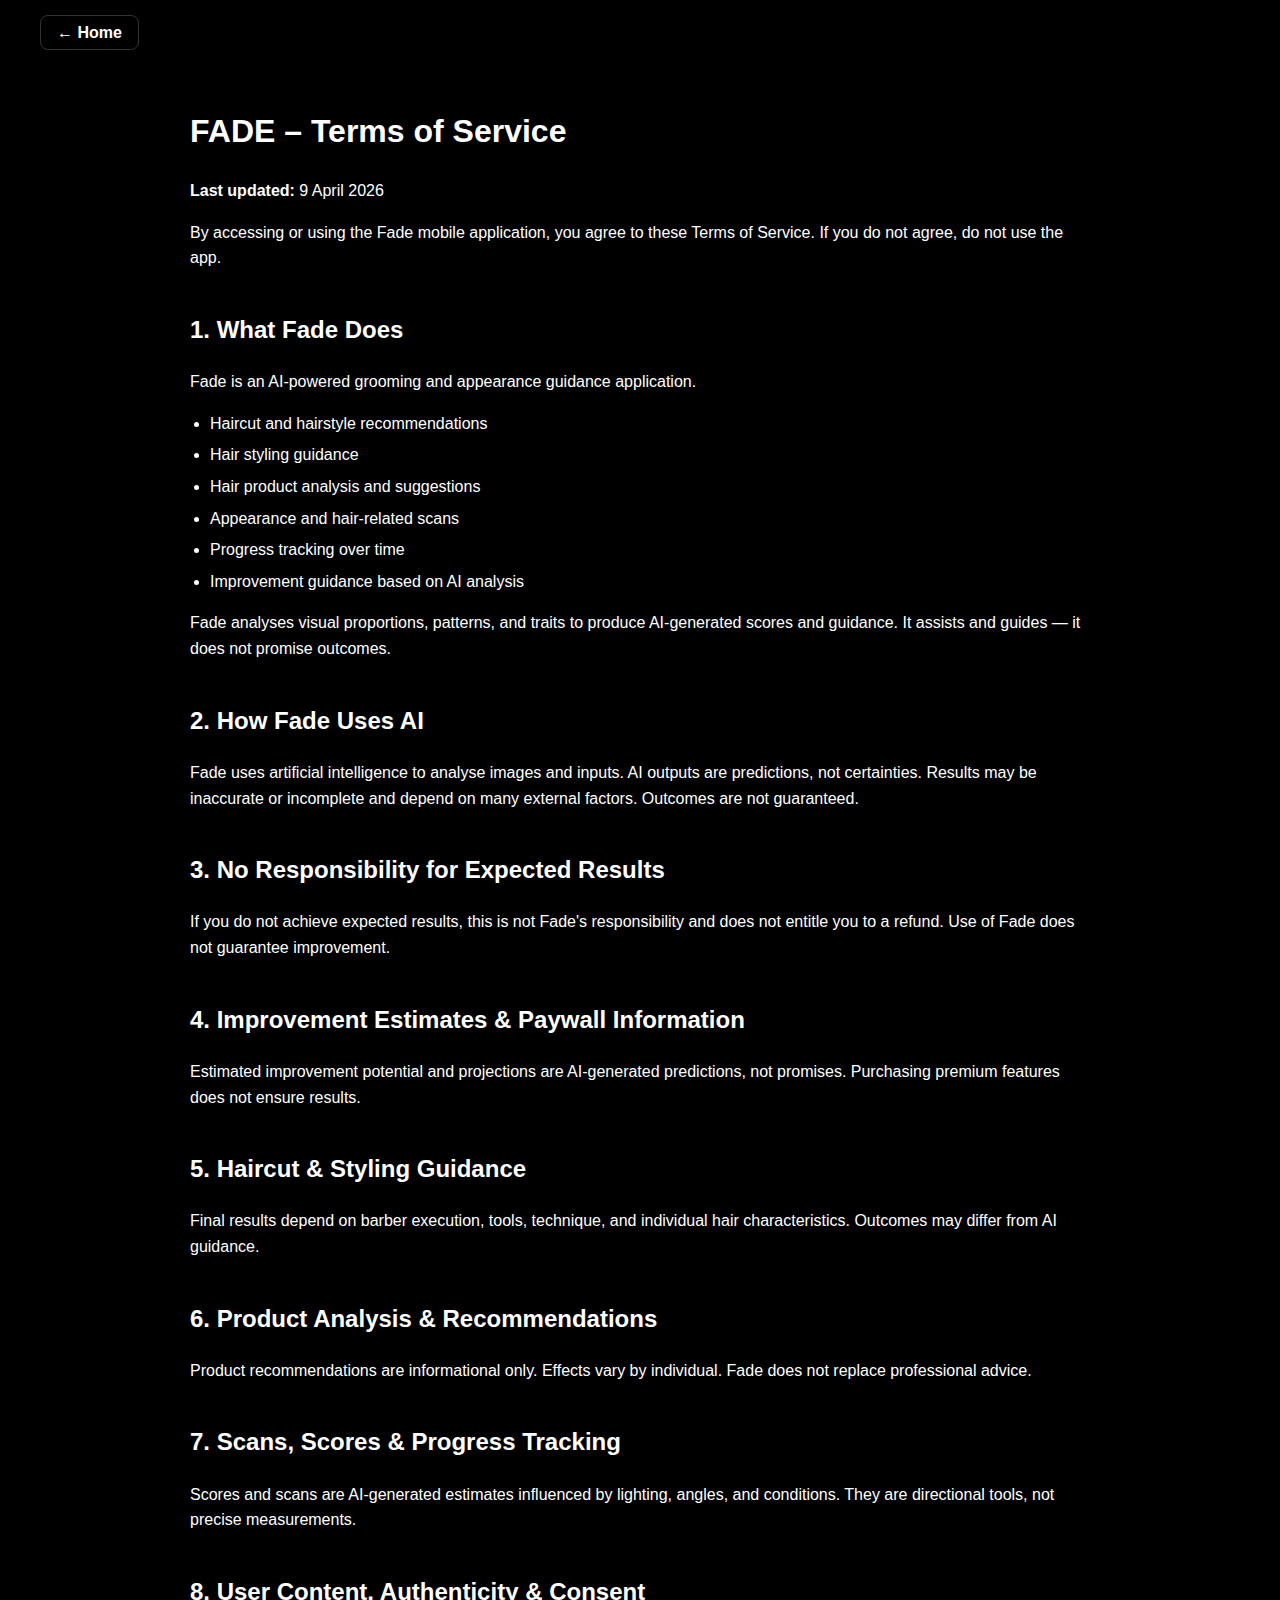
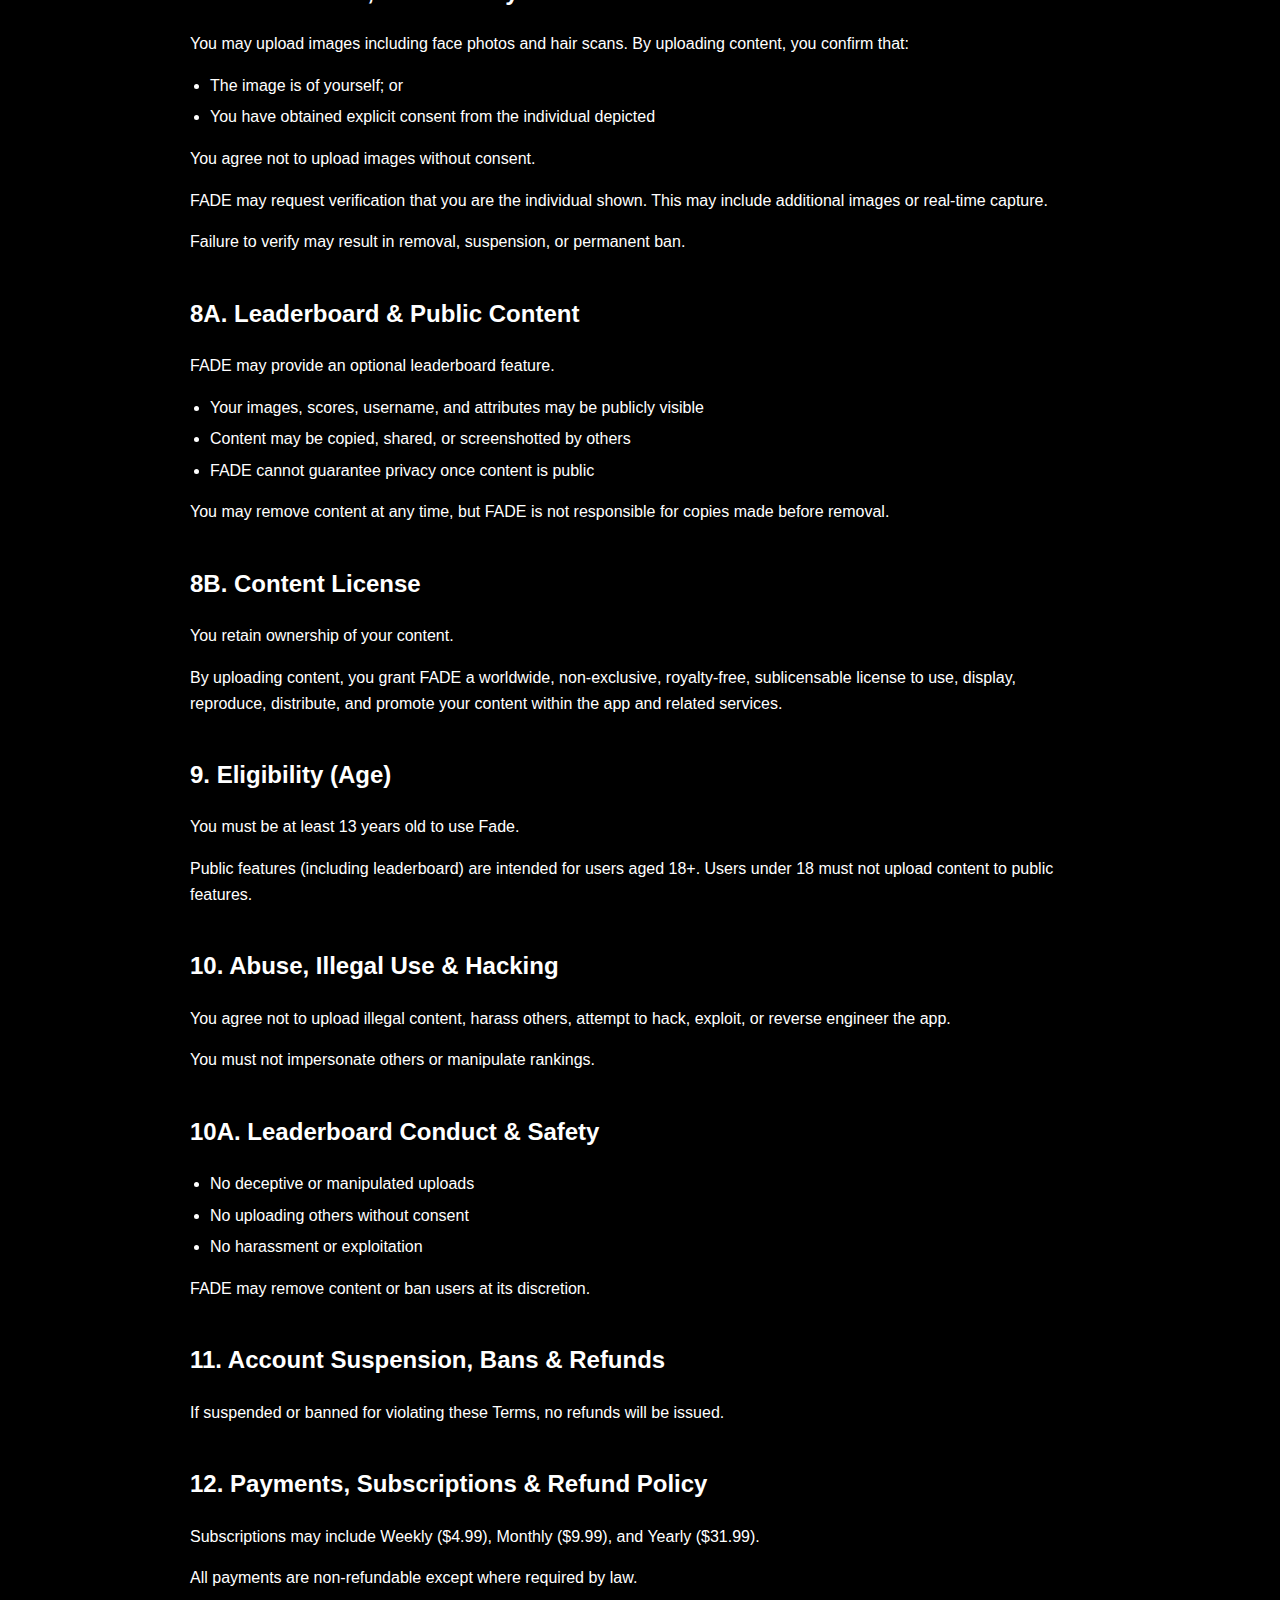
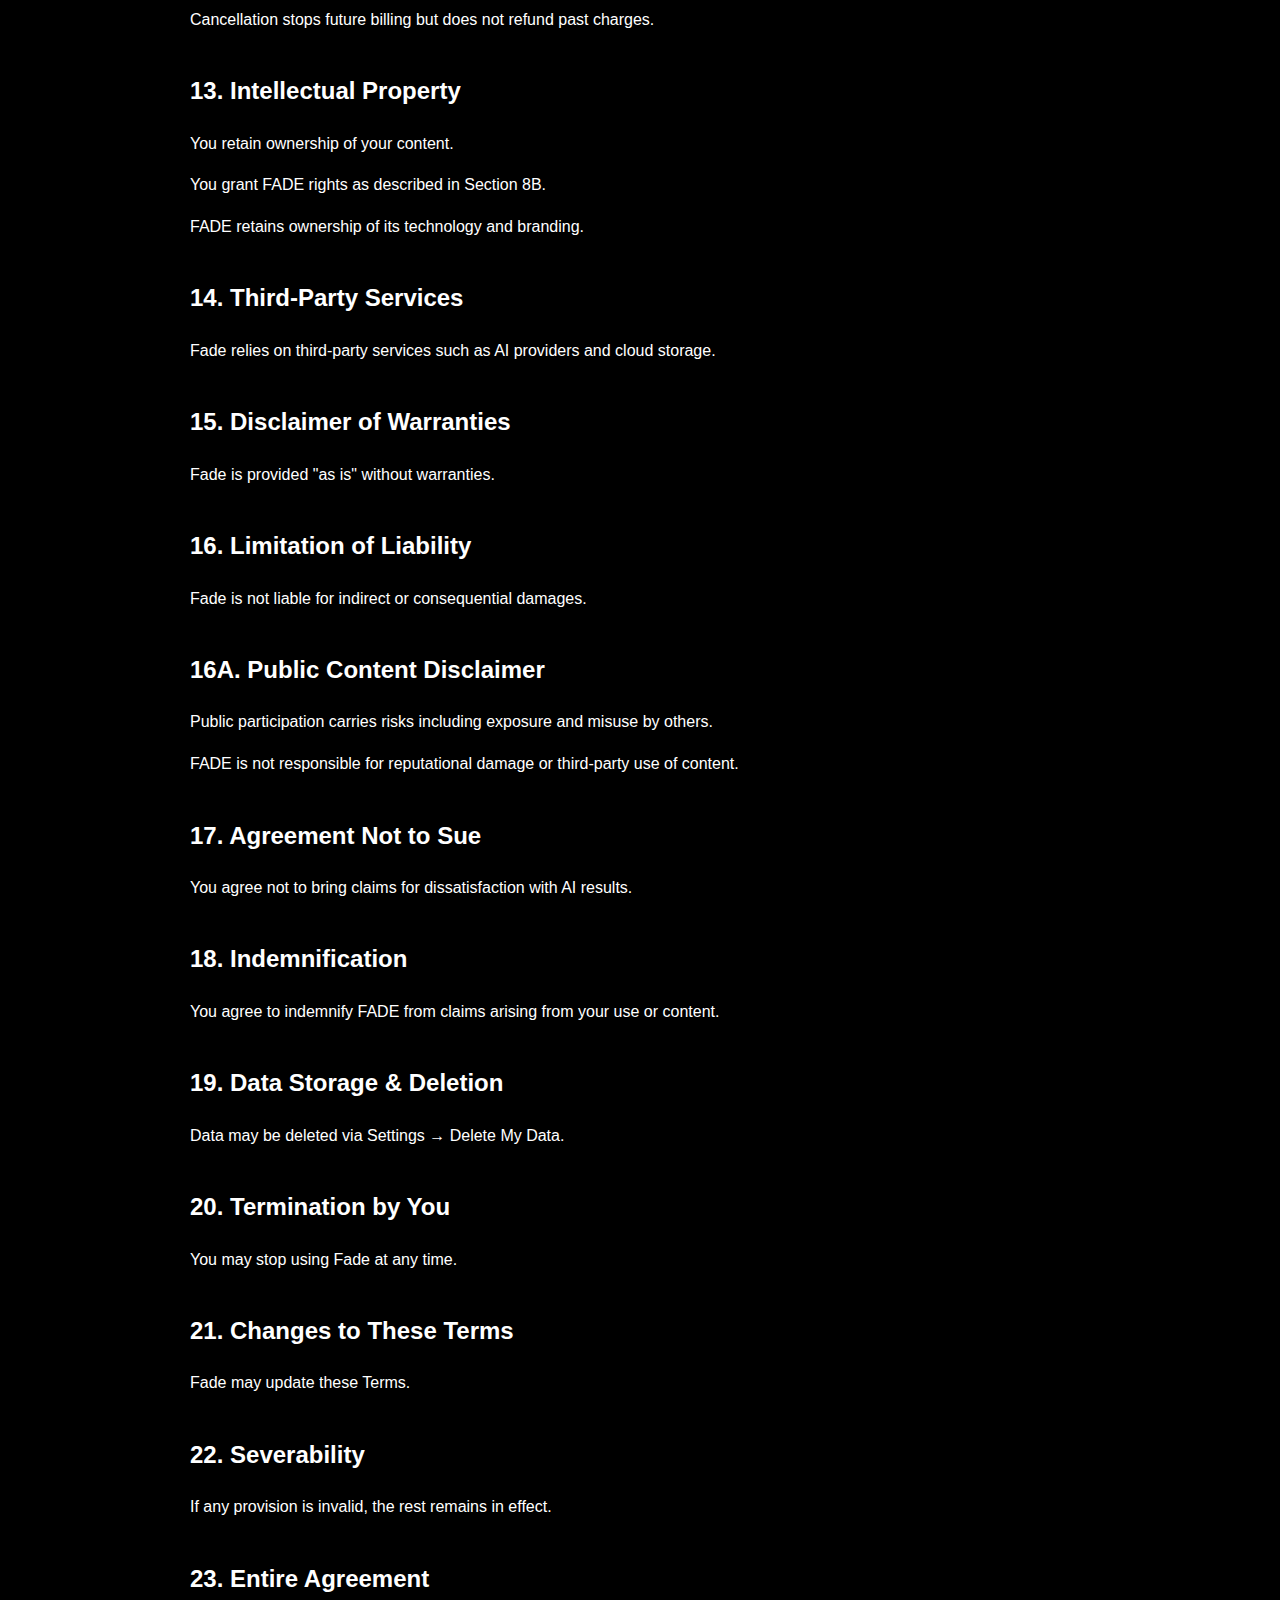
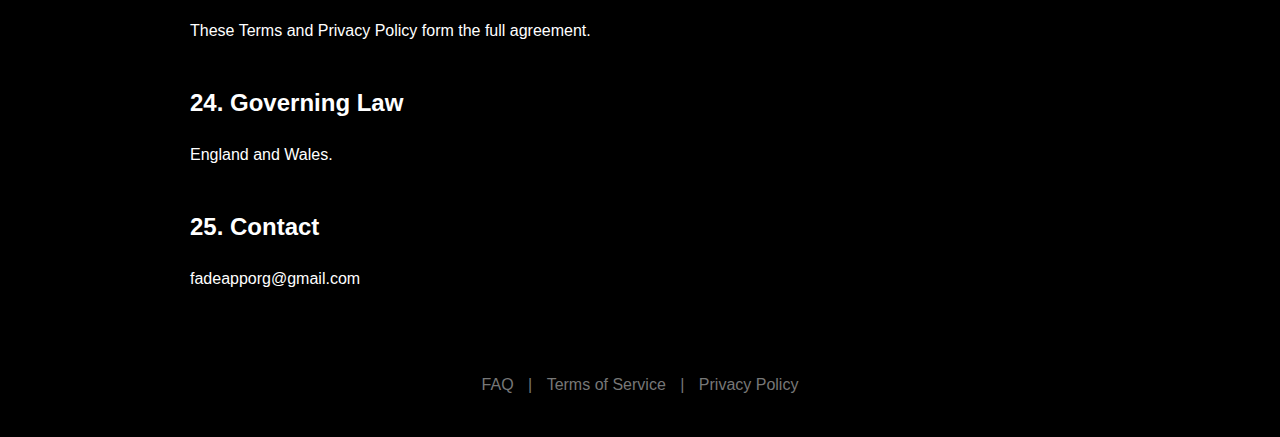
<file: terms.html>
<!DOCTYPE html>
<html lang="en">
<head>
<meta charset="UTF-8">
<meta name="viewport" content="width=device-width, initial-scale=1.0">
<title>FADE – Terms of Service</title>

<style>
body {
    background-color: #000;
    color: #fff;
    font-family: -apple-system, BlinkMacSystemFont, sans-serif;
    margin: 0;
    padding: 0;
    line-height: 1.6;
}

header {
    padding: 20px 40px;
}

.home-button {
    color: white;
    text-decoration: none;
    font-weight: 600;
    border: 1px solid #333;
    padding: 8px 16px;
    border-radius: 8px;
}

main {
    max-width: 900px;
    margin: 40px auto;
    padding: 0 20px;
}

h1, h2, h3 {
    margin-top: 40px;
}

h1 {
    margin-top: 0;
}

ul {
    padding-left: 20px;
}

li {
    margin-bottom: 6px;
}

footer {
    text-align: center;
    padding: 40px 20px;
    color: #777;
}

footer a {
    color: #777;
    text-decoration: none;
    margin: 0 10px;
}
</style>
<link rel="icon" type="image/png" href="ChatGPT Image Nov 7, 2025 at 07_51_14 PM copy 4.png">
</head>

<body>

<header>
    <a href="/index.html" class="home-button">← Home</a>
</header>

<main>

<h1>FADE – Terms of Service</h1>
<p><strong>Last updated:</strong> 9 April 2026</p>
<p>By accessing or using the Fade mobile application, you agree to these Terms of Service. If you do not agree, do not use the app.</p>

<h2>1. What Fade Does</h2>
<p>Fade is an AI-powered grooming and appearance guidance application.</p>
<ul>
<li>Haircut and hairstyle recommendations</li>
<li>Hair styling guidance</li>
<li>Hair product analysis and suggestions</li>
<li>Appearance and hair-related scans</li>
<li>Progress tracking over time</li>
<li>Improvement guidance based on AI analysis</li>
</ul>
<p>Fade analyses visual proportions, patterns, and traits to produce AI-generated scores and guidance. It assists and guides — it does not promise outcomes.</p>

<h2>2. How Fade Uses AI</h2>
<p>Fade uses artificial intelligence to analyse images and inputs. AI outputs are predictions, not certainties. Results may be inaccurate or incomplete and depend on many external factors. Outcomes are not guaranteed.</p>

<h2>3. No Responsibility for Expected Results</h2>
<p>If you do not achieve expected results, this is not Fade's responsibility and does not entitle you to a refund. Use of Fade does not guarantee improvement.</p>

<h2>4. Improvement Estimates & Paywall Information</h2>
<p>Estimated improvement potential and projections are AI-generated predictions, not promises. Purchasing premium features does not ensure results.</p>

<h2>5. Haircut & Styling Guidance</h2>
<p>Final results depend on barber execution, tools, technique, and individual hair characteristics. Outcomes may differ from AI guidance.</p>

<h2>6. Product Analysis & Recommendations</h2>
<p>Product recommendations are informational only. Effects vary by individual. Fade does not replace professional advice.</p>

<h2>7. Scans, Scores & Progress Tracking</h2>
<p>Scores and scans are AI-generated estimates influenced by lighting, angles, and conditions. They are directional tools, not precise measurements.</p>

<h2>8. User Content, Authenticity & Consent</h2>
<p>You may upload images including face photos and hair scans. By uploading content, you confirm that:</p>
<ul>
<li>The image is of yourself; or</li>
<li>You have obtained explicit consent from the individual depicted</li>
</ul>
<p>You agree not to upload images without consent.</p>
<p>FADE may request verification that you are the individual shown. This may include additional images or real-time capture.</p>
<p>Failure to verify may result in removal, suspension, or permanent ban.</p>

<h2>8A. Leaderboard & Public Content</h2>
<p>FADE may provide an optional leaderboard feature.</p>
<ul>
<li>Your images, scores, username, and attributes may be publicly visible</li>
<li>Content may be copied, shared, or screenshotted by others</li>
<li>FADE cannot guarantee privacy once content is public</li>
</ul>
<p>You may remove content at any time, but FADE is not responsible for copies made before removal.</p>

<h2>8B. Content License</h2>
<p>You retain ownership of your content.</p>
<p>By uploading content, you grant FADE a worldwide, non-exclusive, royalty-free, sublicensable license to use, display, reproduce, distribute, and promote your content within the app and related services.</p>

<h2>9. Eligibility (Age)</h2>
<p>You must be at least 13 years old to use Fade.</p>
<p>Public features (including leaderboard) are intended for users aged 18+. Users under 18 must not upload content to public features.</p>

<h2>10. Abuse, Illegal Use & Hacking</h2>
<p>You agree not to upload illegal content, harass others, attempt to hack, exploit, or reverse engineer the app.</p>
<p>You must not impersonate others or manipulate rankings.</p>

<h2>10A. Leaderboard Conduct & Safety</h2>
<ul>
<li>No deceptive or manipulated uploads</li>
<li>No uploading others without consent</li>
<li>No harassment or exploitation</li>
</ul>
<p>FADE may remove content or ban users at its discretion.</p>

<h2>11. Account Suspension, Bans & Refunds</h2>
<p>If suspended or banned for violating these Terms, no refunds will be issued.</p>

<h2>12. Payments, Subscriptions & Refund Policy</h2>
<p>Subscriptions may include Weekly ($4.99), Monthly ($9.99), and Yearly ($31.99).</p>
<p>All payments are non-refundable except where required by law.</p>
<p>Cancellation stops future billing but does not refund past charges.</p>

<h2>13. Intellectual Property</h2>
<p>You retain ownership of your content.</p>
<p>You grant FADE rights as described in Section 8B.</p>
<p>FADE retains ownership of its technology and branding.</p>

<h2>14. Third-Party Services</h2>
<p>Fade relies on third-party services such as AI providers and cloud storage.</p>

<h2>15. Disclaimer of Warranties</h2>
<p>Fade is provided "as is" without warranties.</p>

<h2>16. Limitation of Liability</h2>
<p>Fade is not liable for indirect or consequential damages.</p>

<h2>16A. Public Content Disclaimer</h2>
<p>Public participation carries risks including exposure and misuse by others.</p>
<p>FADE is not responsible for reputational damage or third-party use of content.</p>

<h2>17. Agreement Not to Sue</h2>
<p>You agree not to bring claims for dissatisfaction with AI results.</p>

<h2>18. Indemnification</h2>
<p>You agree to indemnify FADE from claims arising from your use or content.</p>

<h2>19. Data Storage & Deletion</h2>
<p>Data may be deleted via Settings → Delete My Data.</p>

<h2>20. Termination by You</h2>
<p>You may stop using Fade at any time.</p>

<h2>21. Changes to These Terms</h2>
<p>Fade may update these Terms.</p>

<h2>22. Severability</h2>
<p>If any provision is invalid, the rest remains in effect.</p>

<h2>23. Entire Agreement</h2>
<p>These Terms and Privacy Policy form the full agreement.</p>

<h2>24. Governing Law</h2>
<p>England and Wales.</p>

<h2>25. Contact</h2>
<p>fadeapporg@gmail.com</p>

</main>

<footer>
<a href="/faq.html">FAQ</a> |
<a href="/terms.html">Terms of Service</a> |
<a href="/privacy.html">Privacy Policy</a>
</footer>

</body>
</html>
</file>
